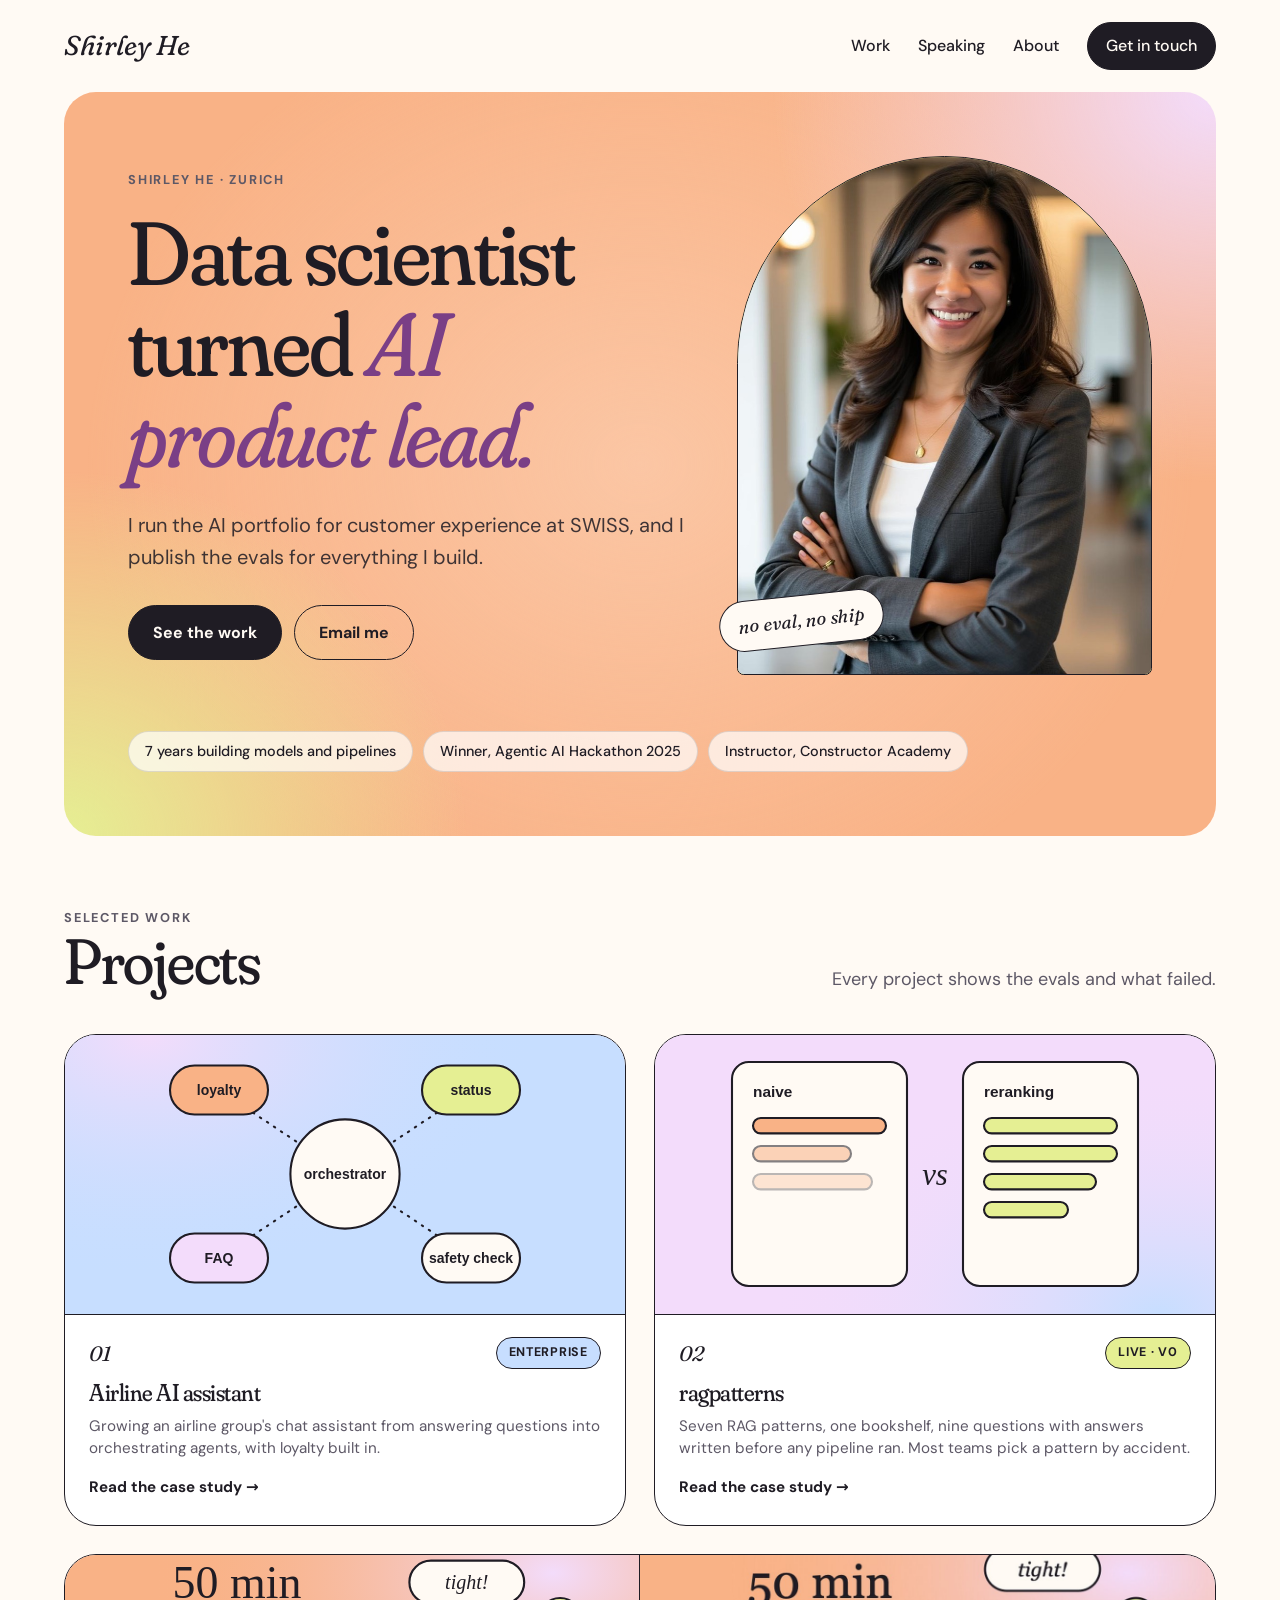
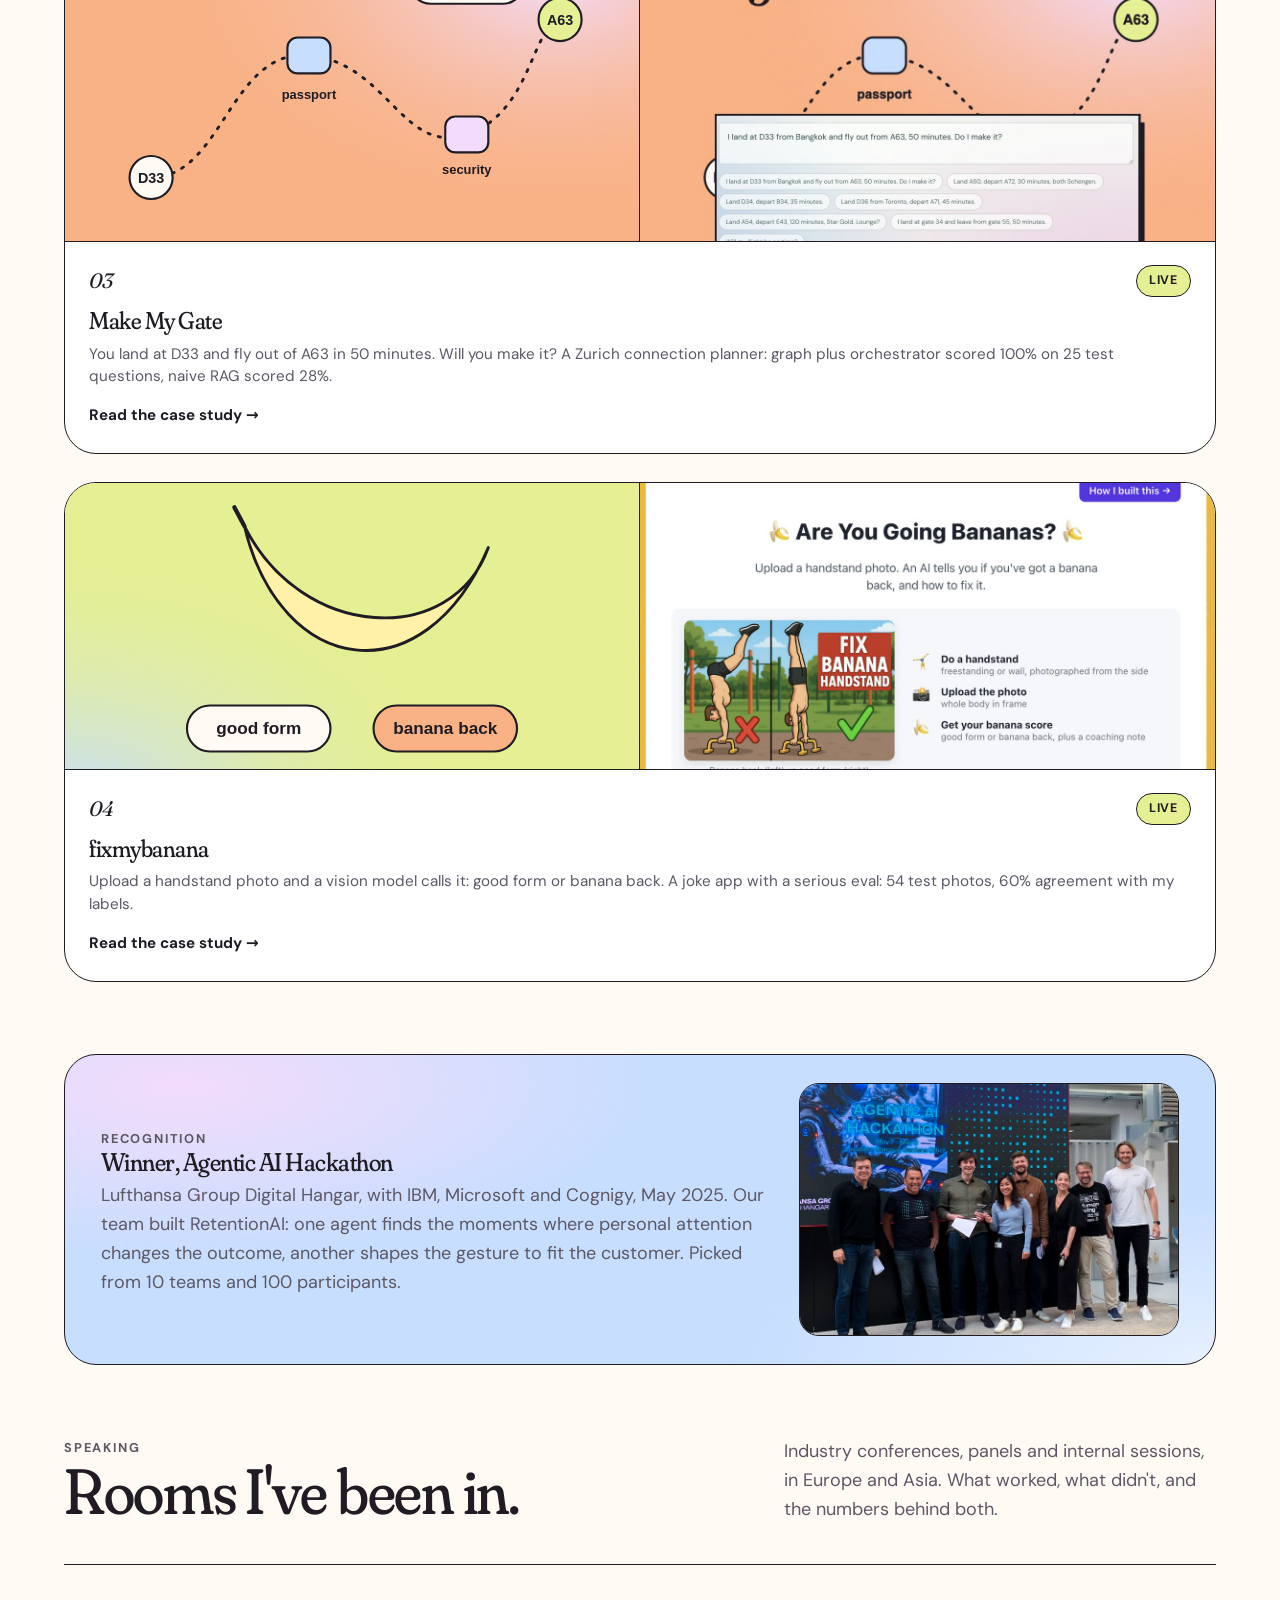
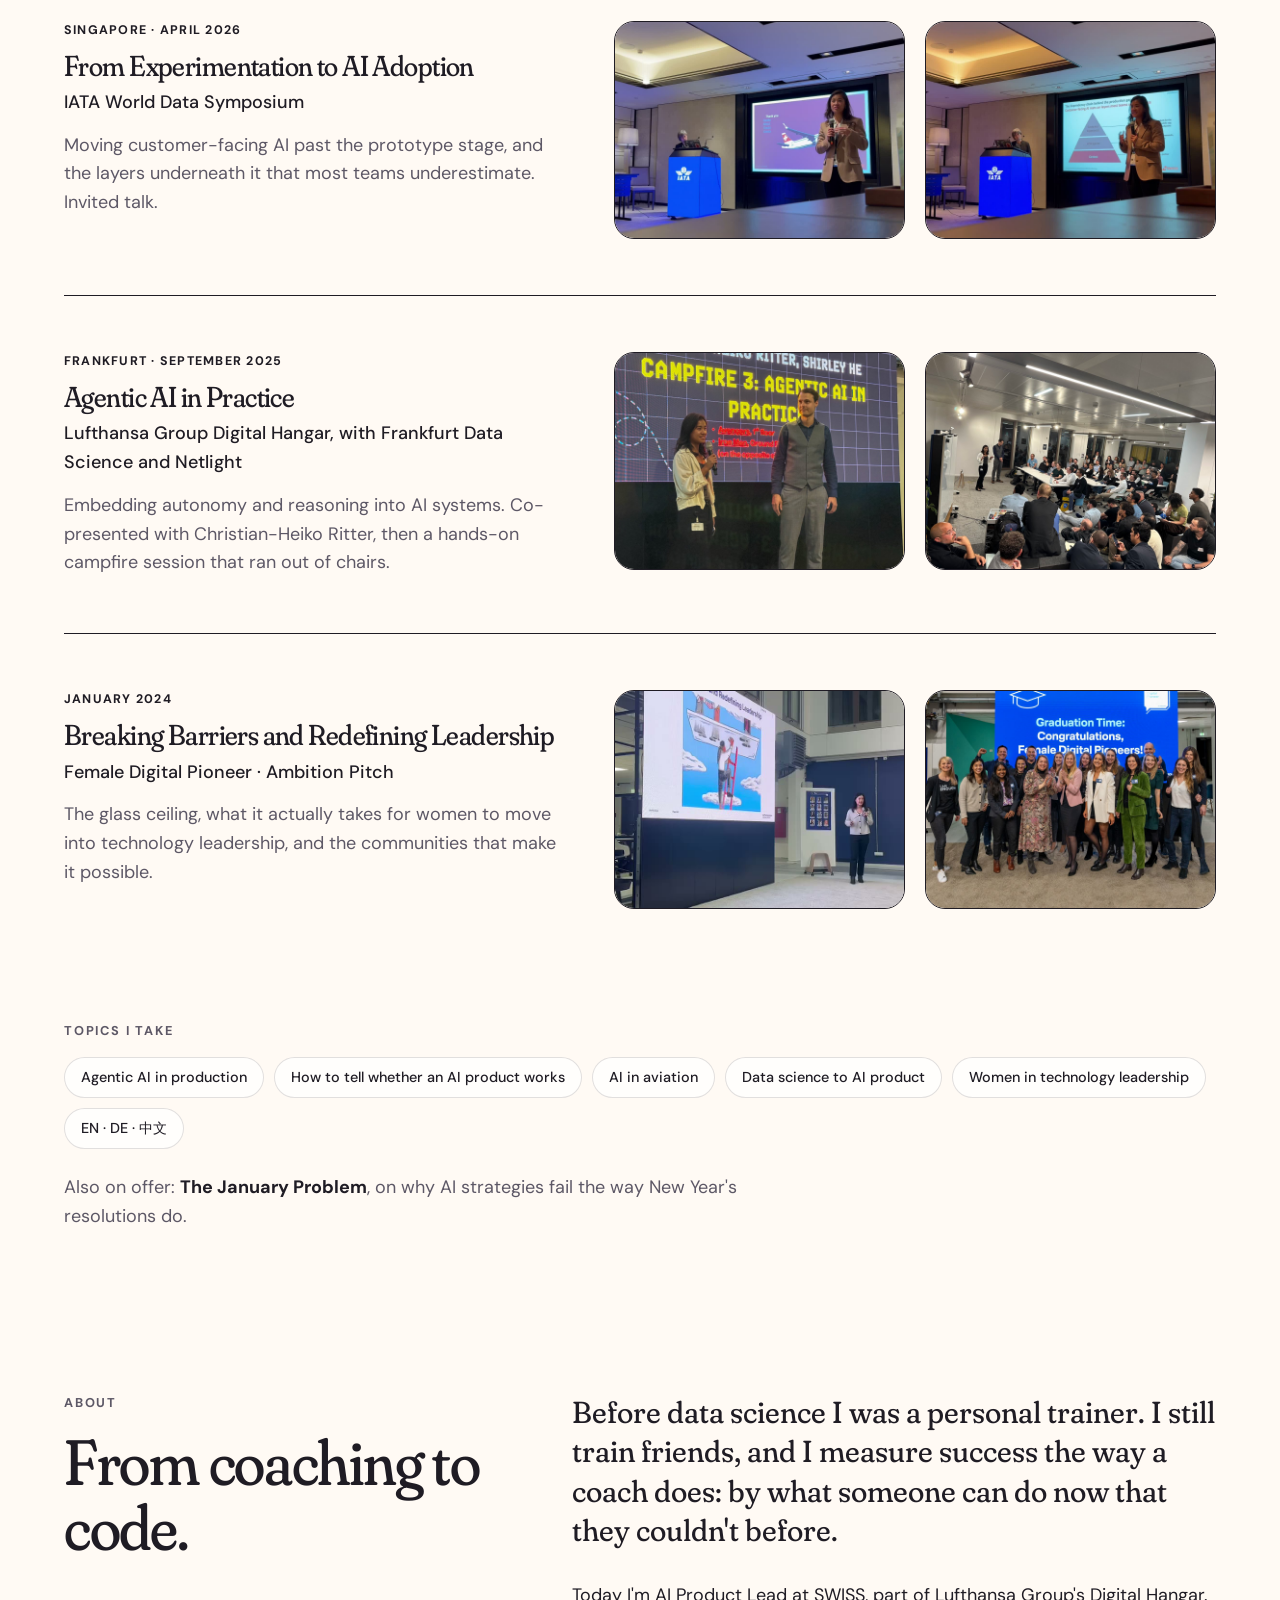
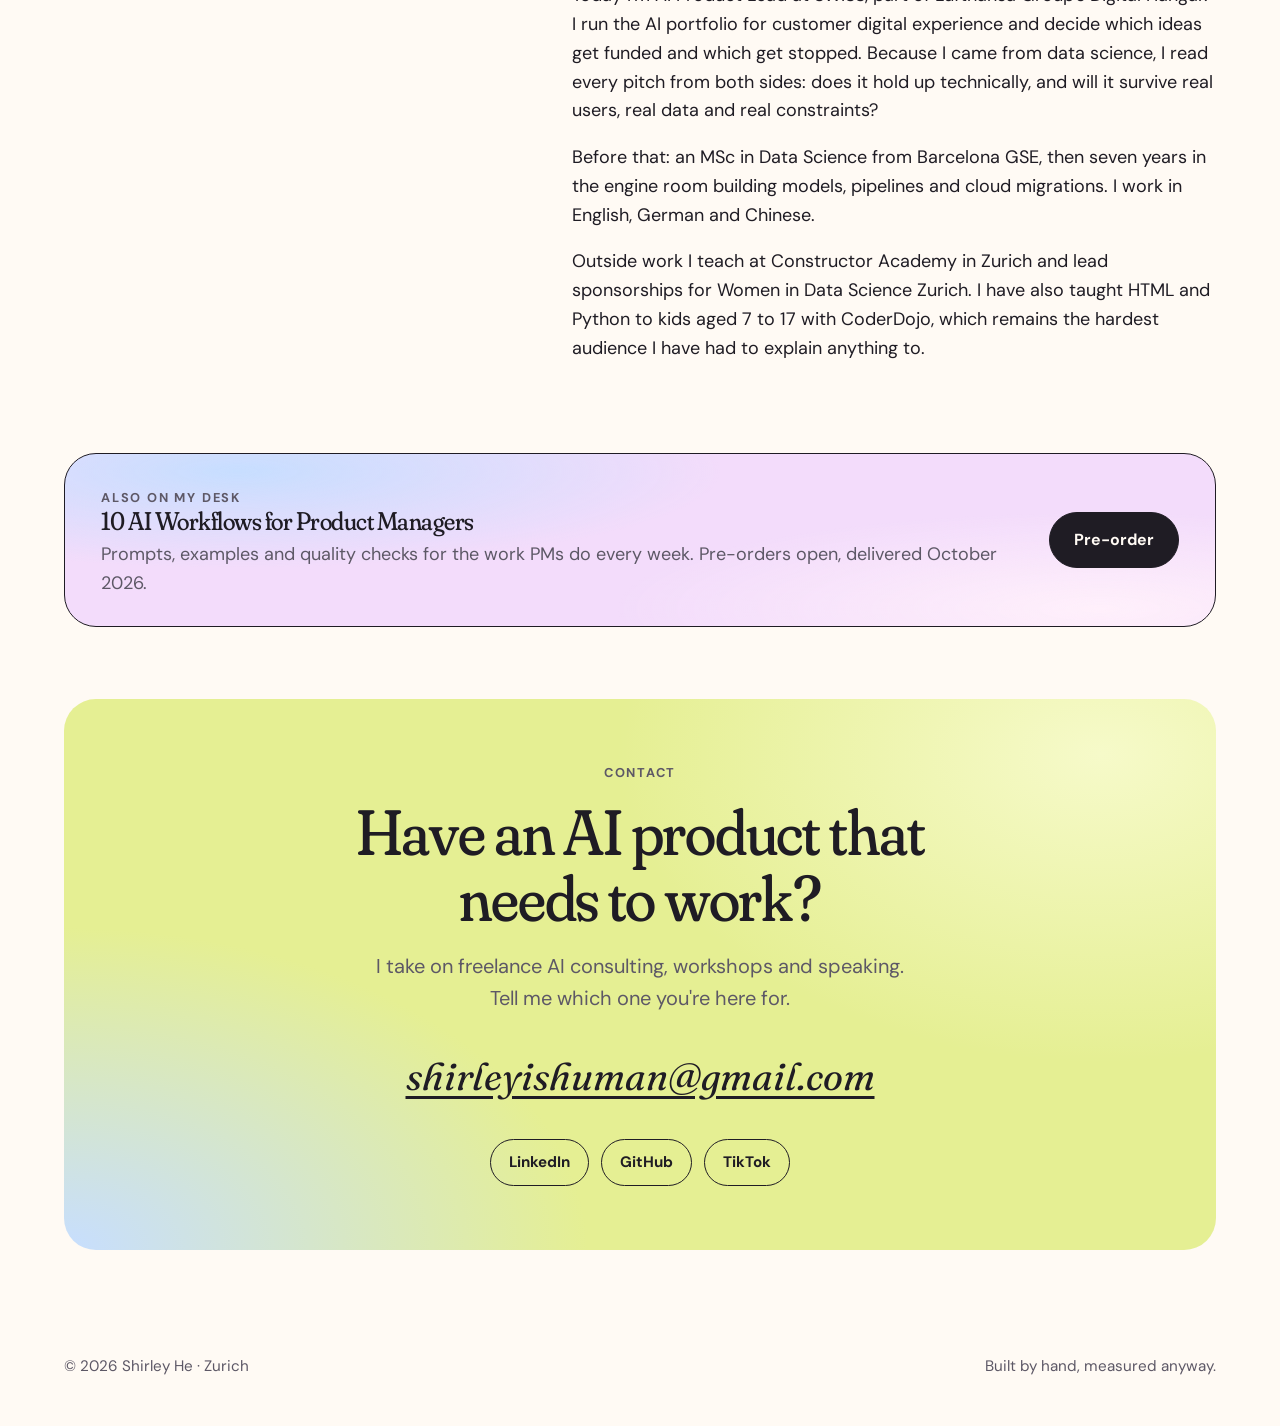
<file: index.html>
<!DOCTYPE html>
<html lang="en">
<head>
  <meta charset="utf-8">
  <meta name="viewport" content="width=device-width, initial-scale=1">

  <!-- EDIT: browser tab title + the description Google shows -->
  <title>Shirley He · AI Product Lead, SWISS · AI builder and speaker</title>
  <meta name="description" content="AI Product Lead at SWISS, part of Lufthansa Group. I run the AI portfolio for customer experience, build AI products with published evals, and speak on agentic AI.">

  <link rel="icon" href="assets/favicon.svg" type="image/svg+xml">
  <link rel="stylesheet" href="css/style.css">
</head>
<body>

<!-- =========================================================
     NAV
     ========================================================= -->
<header class="wrap nav">
  <a class="logo" href="/">Shirley He</a>
  <nav class="nav-links">
    <a href="#work">Work</a>
    <a href="#speaking">Speaking</a>
    <a href="#about">About</a>
    <a class="btn btn-dark btn-small" href="#contact">Get in touch</a>
  </nav>
</header>

<main>

<!-- =========================================================
     HERO
     ========================================================= -->
<section class="wrap">
  <div class="block grad-sunset hero">
    <div>
      <p class="eyebrow">Shirley He · Zurich</p>

      <!-- EDIT: headline. Words inside <em> show in italic purple. -->
      <h1>Data scientist turned <em>AI product lead.</em></h1>

      <p class="lead">I run the AI portfolio for customer experience at SWISS, and I publish the evals for everything I build.</p>

      <div class="hero-actions">
        <a class="btn btn-dark" href="#work">See the work</a>
        <a class="btn btn-light" href="mailto:shirleyishuman@gmail.com">Email me</a>
      </div>

    </div>

    <div class="portrait-wrap">
      <div class="portrait">
        <!-- EDIT: to change the photo, replace assets/shirley-portrait.jpg -->
        <img src="assets/shirley-portrait.jpg" alt="Portrait of Shirley He">
      </div>
      <span class="sticker">no eval, no ship</span>
    </div>

    <!-- EDIT: the credentials strip. Add or remove <li class="chip"> items.
         It spans the full width of the hero, so it holds one row on desktop. -->
    <ul class="chips facts">
      <li class="chip">7 years building models and pipelines</li>
      <li class="chip">Winner, Agentic AI Hackathon 2025</li>
      <li class="chip">Instructor, Constructor Academy</li>
    </ul>
  </div>
</section>


<!-- =========================================================
     WORK  (one <a class="card"> per project)
     To add a project: copy a whole <a class="card"> ... </a> block.
     A card with two images uses class="card card-wide" and
     class="card-image card-pair": illustration first, screenshot second.
     ========================================================= -->
<section class="wrap section" id="work">
  <div class="section-head">
    <div>
      <p class="eyebrow">Selected work</p>
      <h2>Projects</h2>
    </div>
    <p>Every project shows the evals and what failed.</p>
  </div>

  <div class="cards">

    <!-- PROJECT 01 -->
    <a class="card" href="work/airline-assistant/">
      <div class="card-image"><img src="images/enterprise-assistant.svg" alt=""></div>
      <div class="card-body">
        <div class="card-top">
          <span class="card-num">01</span>
          <span class="tag tag-enterprise">Enterprise</span>
        </div>
        <h3>Airline AI assistant</h3>
        <p>Growing an airline group's chat assistant from answering questions into orchestrating agents, with loyalty built in.</p>
        <span class="card-link">Read the case study →</span>
      </div>
    </a>

    <!-- PROJECT 02 -->
    <a class="card" href="work/ragpatterns/">
      <div class="card-image"><img src="images/ragpatterns.svg" alt="Illustration: naive RAG versus reranking"></div>
      <div class="card-body">
        <div class="card-top">
          <span class="card-num">02</span>
          <span class="tag tag-live">Live · v0</span>
        </div>
        <h3>ragpatterns</h3>
        <p>Seven RAG patterns, one bookshelf, nine questions with answers written before any pipeline ran. Most teams pick a pattern by accident.</p>
        <span class="card-link">Read the case study →</span>
      </div>
    </a>

    <!-- PROJECT 03 -->
    <a class="card card-wide" href="work/make-my-gate/">
      <div class="card-image card-pair">
        <img src="images/makemygate.svg" alt="Illustration: route from gate D33 through passport control and security to A63">
        <img src="images/makemygate.jpg" alt="Make My Gate, asking whether a D33 to A63 connection in 50 minutes is possible">
      </div>
      <div class="card-body">
        <div class="card-top">
          <span class="card-num">03</span>
          <span class="tag tag-live">Live</span>
        </div>
        <h3>Make My Gate</h3>
        <p>You land at D33 and fly out of A63 in 50 minutes. Will you make it? A Zurich connection planner: graph plus orchestrator scored 100% on 25 test questions, naive RAG scored 28%.</p>
        <span class="card-link">Read the case study →</span>
      </div>
    </a>

    <!-- PROJECT 04 -->
    <a class="card card-wide" href="work/fixmybanana/">
      <div class="card-image card-pair">
        <img src="images/fixmybanana.svg" alt="Illustration: good form or banana back">
        <img src="images/fixmybanana.jpg" alt="fixmybanana.com, comparing a banana back handstand with good form">
      </div>
      <div class="card-body">
        <div class="card-top">
          <span class="card-num">04</span>
          <span class="tag tag-live">Live</span>
        </div>
        <h3>fixmybanana</h3>
        <p>Upload a handstand photo and a vision model calls it: good form or banana back. A joke app with a serious eval: 54 test photos, 60% agreement with my labels.</p>
        <span class="card-link">Read the case study →</span>
      </div>
    </a>

  </div>
</section>


<!-- =========================================================
     RECOGNITION
     ========================================================= -->
<section class="wrap">
  <div class="strip grad-blue recognition">
    <div>
      <p class="eyebrow">Recognition</p>
      <h3>Winner, Agentic AI Hackathon</h3>
      <p>Lufthansa Group Digital Hangar, with IBM, Microsoft and Cognigy, May 2025. Our team built RetentionAI: one agent finds the moments where personal attention changes the outcome, another shapes the gesture to fit the customer. Picked from 10 teams and 100 participants.</p>
    </div>
    <img class="strip-image" src="assets/hackathon-win.jpg" alt="Shirley He holding the winner's award with her team at the Lufthansa Group Digital Hangar Agentic AI Hackathon">
  </div>
</section>


<!-- =========================================================
     SPEAKING
     To add a talk: copy a whole <article class="event"> block.
     Each one takes two photos. For a talk with no photos yet,
     delete its <div class="event-shots"> and it will span the row.
     ========================================================= -->
<section class="wrap section" id="speaking">
  <div class="section-head">
    <div>
      <p class="eyebrow">Speaking</p>
      <h2>Rooms I've been in.</h2>
    </div>
    <p>Industry conferences, panels and internal sessions, in Europe and Asia. What worked, what didn't, and the numbers behind both.</p>
  </div>

  <div class="events">

    <article class="event">
      <div class="event-info">
        <p class="event-meta">Singapore · April 2026</p>
        <h3>From Experimentation to AI Adoption</h3>
        <p class="event-venue">IATA World Data Symposium</p>
        <p>Moving customer-facing AI past the prototype stage, and the layers underneath it that most teams underestimate. Invited talk.</p>
      </div>
      <div class="event-shots">
        <img src="assets/speaking/iata-world-data-symposium.jpg" alt="Shirley He speaking at the IATA World Data Symposium, an IATA lectern beside her">
        <img src="assets/speaking/iata-dependency-chain.jpg" alt="Shirley He presenting a slide on the dependency chain behind the production gap">
      </div>
    </article>

    <article class="event">
      <div class="event-info">
        <p class="event-meta">Frankfurt · September 2025</p>
        <h3>Agentic AI in Practice</h3>
        <p class="event-venue">Lufthansa Group Digital Hangar, with Frankfurt Data Science and Netlight</p>
        <p>Embedding autonomy and reasoning into AI systems. Co-presented with Christian-Heiko Ritter, then a hands-on campfire session that ran out of chairs.</p>
      </div>
      <div class="event-shots">
        <img src="assets/speaking/agentic-ai-in-practice.jpg" alt="Shirley He on stage with a microphone, opening Campfire 3: Agentic AI in Practice">
        <img src="assets/speaking/full-room.jpg" alt="Shirley He presenting the session to a full room, with people seated on the floor">
      </div>
    </article>

    <article class="event">
      <div class="event-info">
        <p class="event-meta">January 2024</p>
        <h3>Breaking Barriers and Redefining Leadership</h3>
        <p class="event-venue">Female Digital Pioneer · Ambition Pitch</p>
        <p>The glass ceiling, what it actually takes for women to move into technology leadership, and the communities that make it possible.</p>
      </div>
      <div class="event-shots">
        <img src="assets/speaking/breaking-barriers.jpg" alt="Shirley He presenting a slide of a woman climbing a red ladder through a glass ceiling">
        <img src="assets/speaking/female-digital-pioneer-graduation.jpg" alt="Shirley He with the Female Digital Pioneer cohort at graduation">
      </div>
    </article>

  </div>

  <p class="eyebrow talks-label">Topics I take</p>
  <ul class="chips">
    <li class="chip">Agentic AI in production</li>
    <li class="chip">How to tell whether an AI product works</li>
    <li class="chip">AI in aviation</li>
    <li class="chip">Data science to AI product</li>
    <li class="chip">Women in technology leadership</li>
    <li class="chip">EN · DE · 中文</li>
  </ul>

  <p class="also">Also on offer: <strong>The January Problem</strong>, on why AI strategies fail the way New Year's resolutions do.</p>
</section>


<!-- =========================================================
     ABOUT
     ========================================================= -->
<section class="wrap section" id="about">
  <div class="about">
    <div>
      <p class="eyebrow">About</p>
      <h2>From coaching to code.</h2>
    </div>
    <div class="about-text">
      <!-- EDIT: the first paragraph shows larger, in the serif font -->
      <p>Before data science I was a personal trainer. I still train friends, and I measure success the way a coach does: by what someone can do now that they couldn't before.</p>
      <p>Today I'm AI Product Lead at SWISS, part of Lufthansa Group's Digital Hangar. I run the AI portfolio for customer digital experience and decide which ideas get funded and which get stopped. Because I came from data science, I read every pitch from both sides: does it hold up technically, and will it survive real users, real data and real constraints?</p>
      <p>Before that: an MSc in Data Science from Barcelona GSE, then seven years in the engine room building models, pipelines and cloud migrations. I work in English, German and Chinese.</p>
      <p>Outside work I teach at Constructor Academy in Zurich and lead sponsorships for Women in Data Science Zurich. I have also taught HTML and Python to kids aged 7 to 17 with CoderDojo, which remains the hardest audience I have had to explain anything to.</p>
    </div>
  </div>
</section>


<!-- =========================================================
     SIDE PROJECT STRIP
     ========================================================= -->
<section class="wrap">
  <div class="strip grad-lilac">
    <div>
      <p class="eyebrow">Also on my desk</p>
      <h3>10 AI Workflows for Product Managers</h3>
      <p>Prompts, examples and quality checks for the work PMs do every week. Pre-orders open, delivered October 2026.</p>
    </div>
    <a class="btn btn-dark" href="https://stan.store/shhirl/p/10-ai-workflows-for-product-managers">Pre-order</a>
  </div>
</section>


<!-- =========================================================
     CONTACT
     ========================================================= -->
<section class="wrap section" id="contact">
  <div class="block grad-lime contact">
    <p class="eyebrow">Contact</p>
    <h2>Have an AI product that needs to work?</h2>
    <p class="lead">I take on freelance AI consulting, workshops and speaking. Tell me which one you're here for.</p>
    <a class="email" href="mailto:shirleyishuman@gmail.com">shirleyishuman@gmail.com</a>

    <!-- EDIT: social links -->
    <div class="socials">
      <a class="btn btn-light btn-small" href="https://www.linkedin.com/in/shhirl">LinkedIn</a>
      <a class="btn btn-light btn-small" href="https://github.com/shhirl">GitHub</a>
      <a class="btn btn-light btn-small" href="https://www.tiktok.com/@shhirl0">TikTok</a>
    </div>
  </div>
</section>

</main>

<footer class="wrap footer">
  <span>© 2026 Shirley He · Zurich</span>
  <span>Built by hand, measured anyway.</span>
</footer>

</body>
</html>
</file>
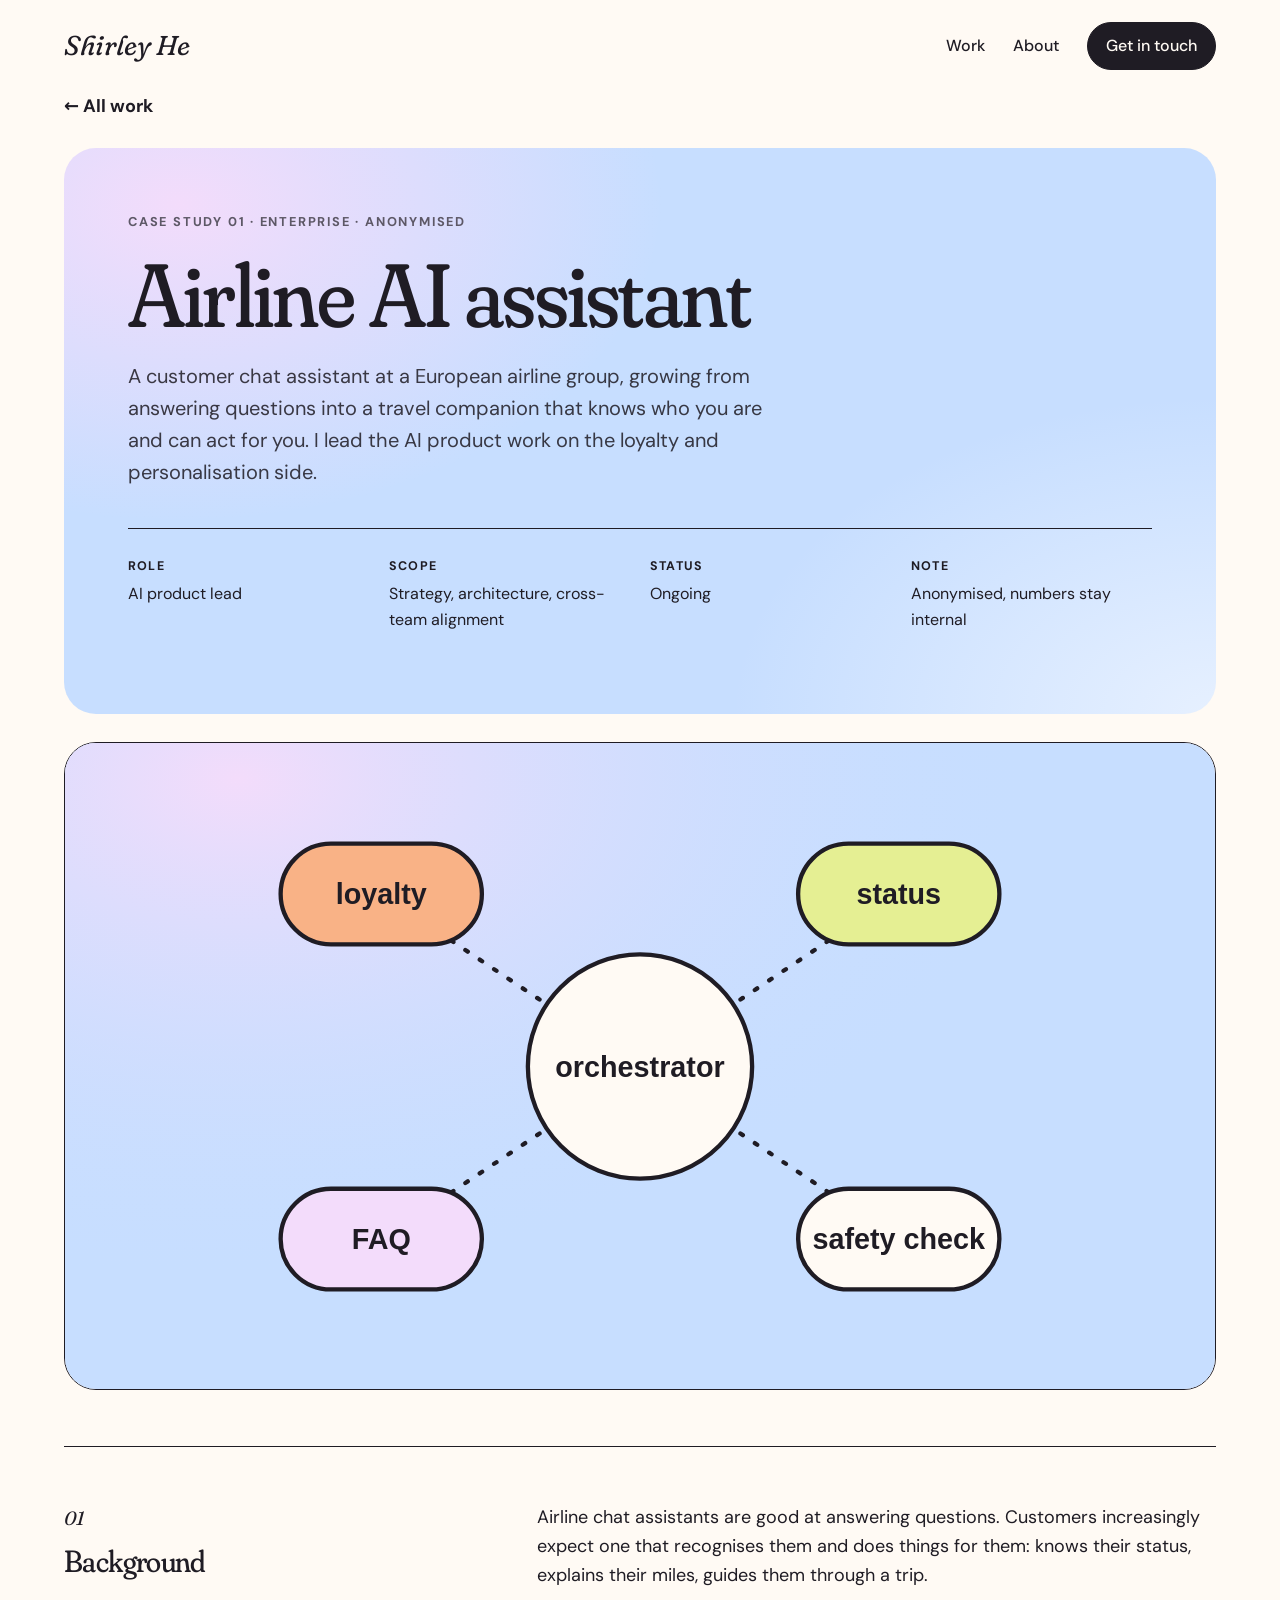
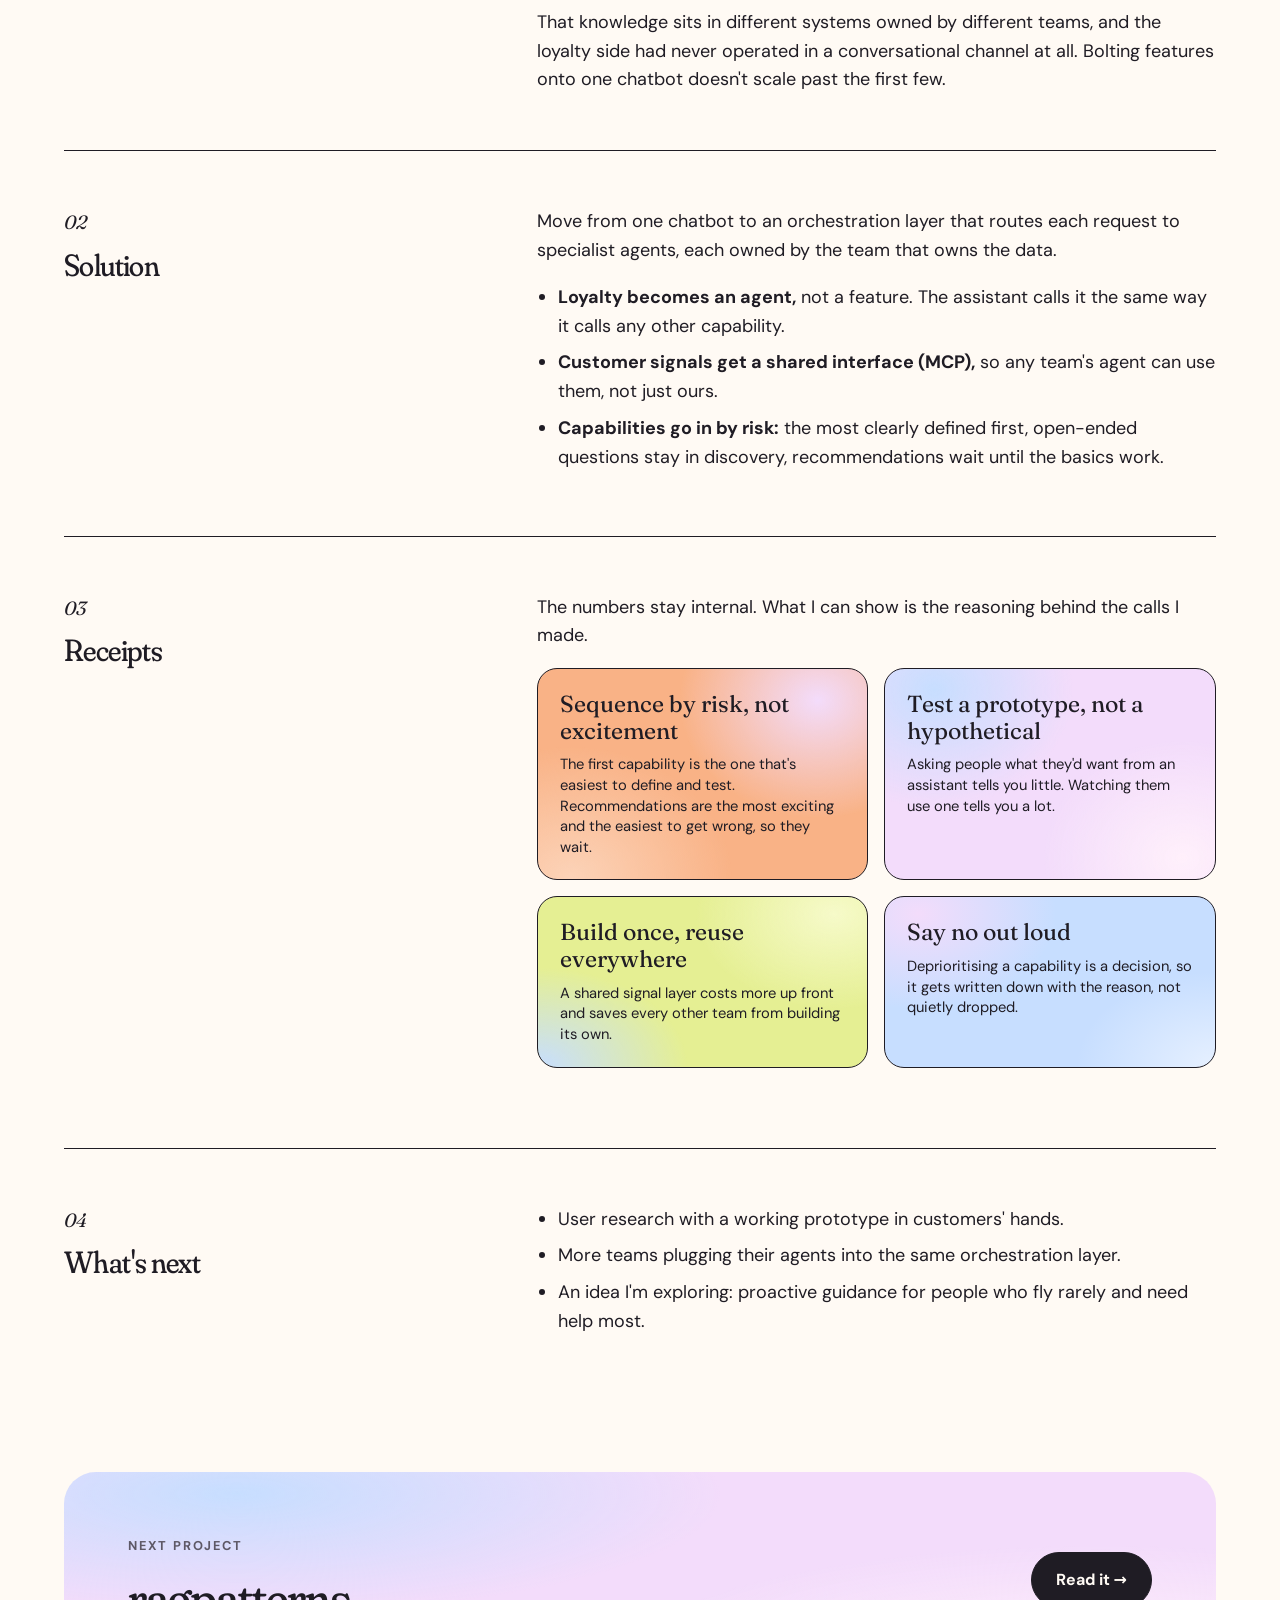
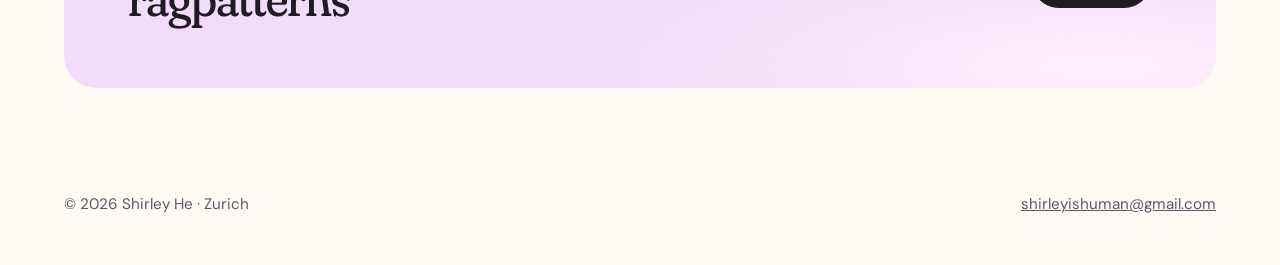
<file: work/airline-assistant/index.html>
<!DOCTYPE html>
<html lang="en">
<head>
  <meta charset="utf-8">
  <meta name="viewport" content="width=device-width, initial-scale=1">
  <title>Airline AI assistant · Shirley He</title>
  <meta name="description" content="Enterprise case study: turning an airline chat assistant into an agent-based travel companion, with loyalty built in.">
  <link rel="icon" href="../../assets/favicon.svg" type="image/svg+xml">
  <link rel="stylesheet" href="../../css/style.css">
</head>
<body>

<!-- =========================================================
     ENTERPRISE CASE STUDY (anonymised)
     Keep it anonymised: no internal numbers, dates, team
     names or roadmap details. Check with your manager before
     adding any metric.
     ========================================================= -->

<header class="wrap nav">
  <a class="logo" href="../../">Shirley He</a>
  <nav class="nav-links">
    <a href="../../#work">Work</a>
    <a href="../../#about">About</a>
    <a class="btn btn-dark btn-small" href="../../#contact">Get in touch</a>
  </nav>
</header>

<main>

<!-- ---------- HEADER BLOCK ---------- -->
<section class="wrap">
  <a class="back" href="../../#work">← All work</a>

  <div class="block grad-blue cs-hero">
    <p class="eyebrow">Case study 01 · Enterprise · anonymised</p>
    <h1>Airline AI assistant</h1>
    <p class="lead">A customer chat assistant at a European airline group, growing from answering questions into a travel companion that knows who you are and can act for you. I lead the AI product work on the loyalty and personalisation side.</p>

    <dl class="meta">
      <div><dt>Role</dt><dd>AI product lead</dd></div>
      <div><dt>Scope</dt><dd>Strategy, architecture, cross-team alignment</dd></div>
      <div><dt>Status</dt><dd>Ongoing</dd></div>
      <div><dt>Note</dt><dd>Anonymised, numbers stay internal</dd></div>
    </dl>
  </div>

  <div class="cs-image"><img src="../../images/enterprise-assistant.svg" alt="Illustration: an orchestrator routing to loyalty, status, FAQ and safety-check agents"></div>
</section>


<section class="wrap steps">

<!-- ---------- 01 BACKGROUND ---------- -->
  <div class="step">
    <div>
      <span class="step-num">01</span>
      <h3>Background</h3>
    </div>
    <div class="step-body">
      <p>Airline chat assistants are good at answering questions. Customers increasingly expect one that recognises them and does things for them: knows their status, explains their miles, guides them through a trip.</p>
      <p>That knowledge sits in different systems owned by different teams, and the loyalty side had never operated in a conversational channel at all. Bolting features onto one chatbot doesn't scale past the first few.</p>
    </div>
  </div>

<!-- ---------- 02 SOLUTION ---------- -->
  <div class="step">
    <div>
      <span class="step-num">02</span>
      <h3>Solution</h3>
    </div>
    <div class="step-body">
      <p>Move from one chatbot to an orchestration layer that routes each request to specialist agents, each owned by the team that owns the data.</p>
      <ul>
        <li><strong>Loyalty becomes an agent,</strong> not a feature. The assistant calls it the same way it calls any other capability.</li>
        <li><strong>Customer signals get a shared interface (MCP),</strong> so any team's agent can use them, not just ours.</li>
        <li><strong>Capabilities go in by risk:</strong> the most clearly defined first, open-ended questions stay in discovery, recommendations wait until the basics work.</li>
      </ul>
    </div>
  </div>

<!-- ---------- 03 RECEIPTS ---------- -->
  <div class="step">
    <div>
      <span class="step-num">03</span>
      <h3>Receipts</h3>
    </div>
    <div class="step-body">
      <p>The numbers stay internal. What I can show is the reasoning behind the calls I made.</p>
      <div class="stats">
        <div class="stat stat-text grad-peach"><strong>Sequence by risk, not excitement</strong><span>The first capability is the one that's easiest to define and test. Recommendations are the most exciting and the easiest to get wrong, so they wait.</span></div>
        <div class="stat stat-text grad-lilac"><strong>Test a prototype, not a hypothetical</strong><span>Asking people what they'd want from an assistant tells you little. Watching them use one tells you a lot.</span></div>
        <div class="stat stat-text grad-lime"><strong>Build once, reuse everywhere</strong><span>A shared signal layer costs more up front and saves every other team from building its own.</span></div>
        <div class="stat stat-text grad-blue"><strong>Say no out loud</strong><span>Deprioritising a capability is a decision, so it gets written down with the reason, not quietly dropped.</span></div>
      </div>
    </div>
  </div>

<!-- ---------- 04 WHAT'S NEXT ---------- -->
  <div class="step">
    <div>
      <span class="step-num">04</span>
      <h3>What's next</h3>
    </div>
    <div class="step-body">
      <ul>
        <li>User research with a working prototype in customers' hands.</li>
        <li>More teams plugging their agents into the same orchestration layer.</li>
        <li>An idea I'm exploring: proactive guidance for people who fly rarely and need help most.</li>
      </ul>
      <!-- EDIT: add a "What I'd do differently" paragraph here in your own words -->
    </div>
  </div>
</section>


<!-- ---------- NEXT PROJECT ---------- -->
<section class="wrap section">
  <a class="block grad-lilac next" href="../ragpatterns/">
    <div>
      <p class="eyebrow">Next project</p>
      <h2>ragpatterns</h2>
    </div>
    <span class="btn btn-dark">Read it →</span>
  </a>
</section>

</main>

<footer class="wrap footer">
  <span>© 2026 Shirley He · Zurich</span>
  <a href="mailto:shirleyishuman@gmail.com">shirleyishuman@gmail.com</a>
</footer>

</body>
</html>
</file>
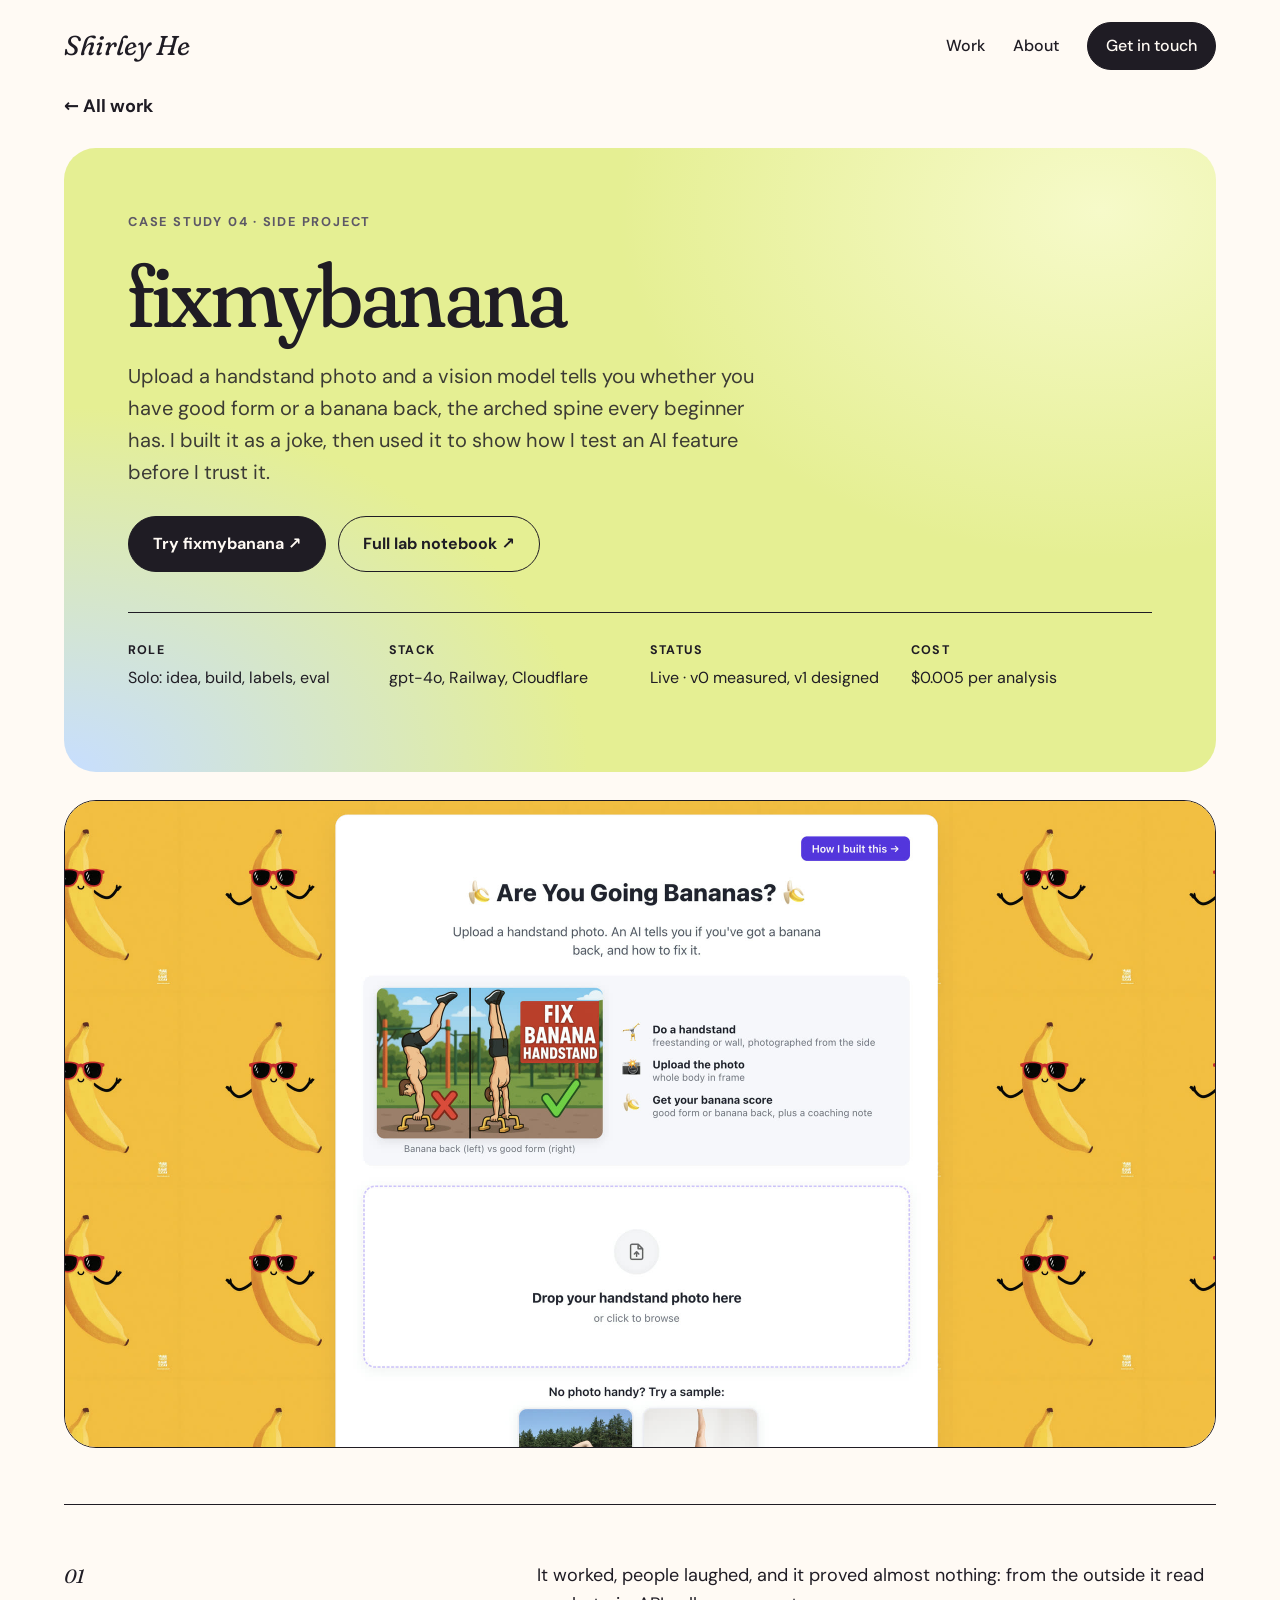
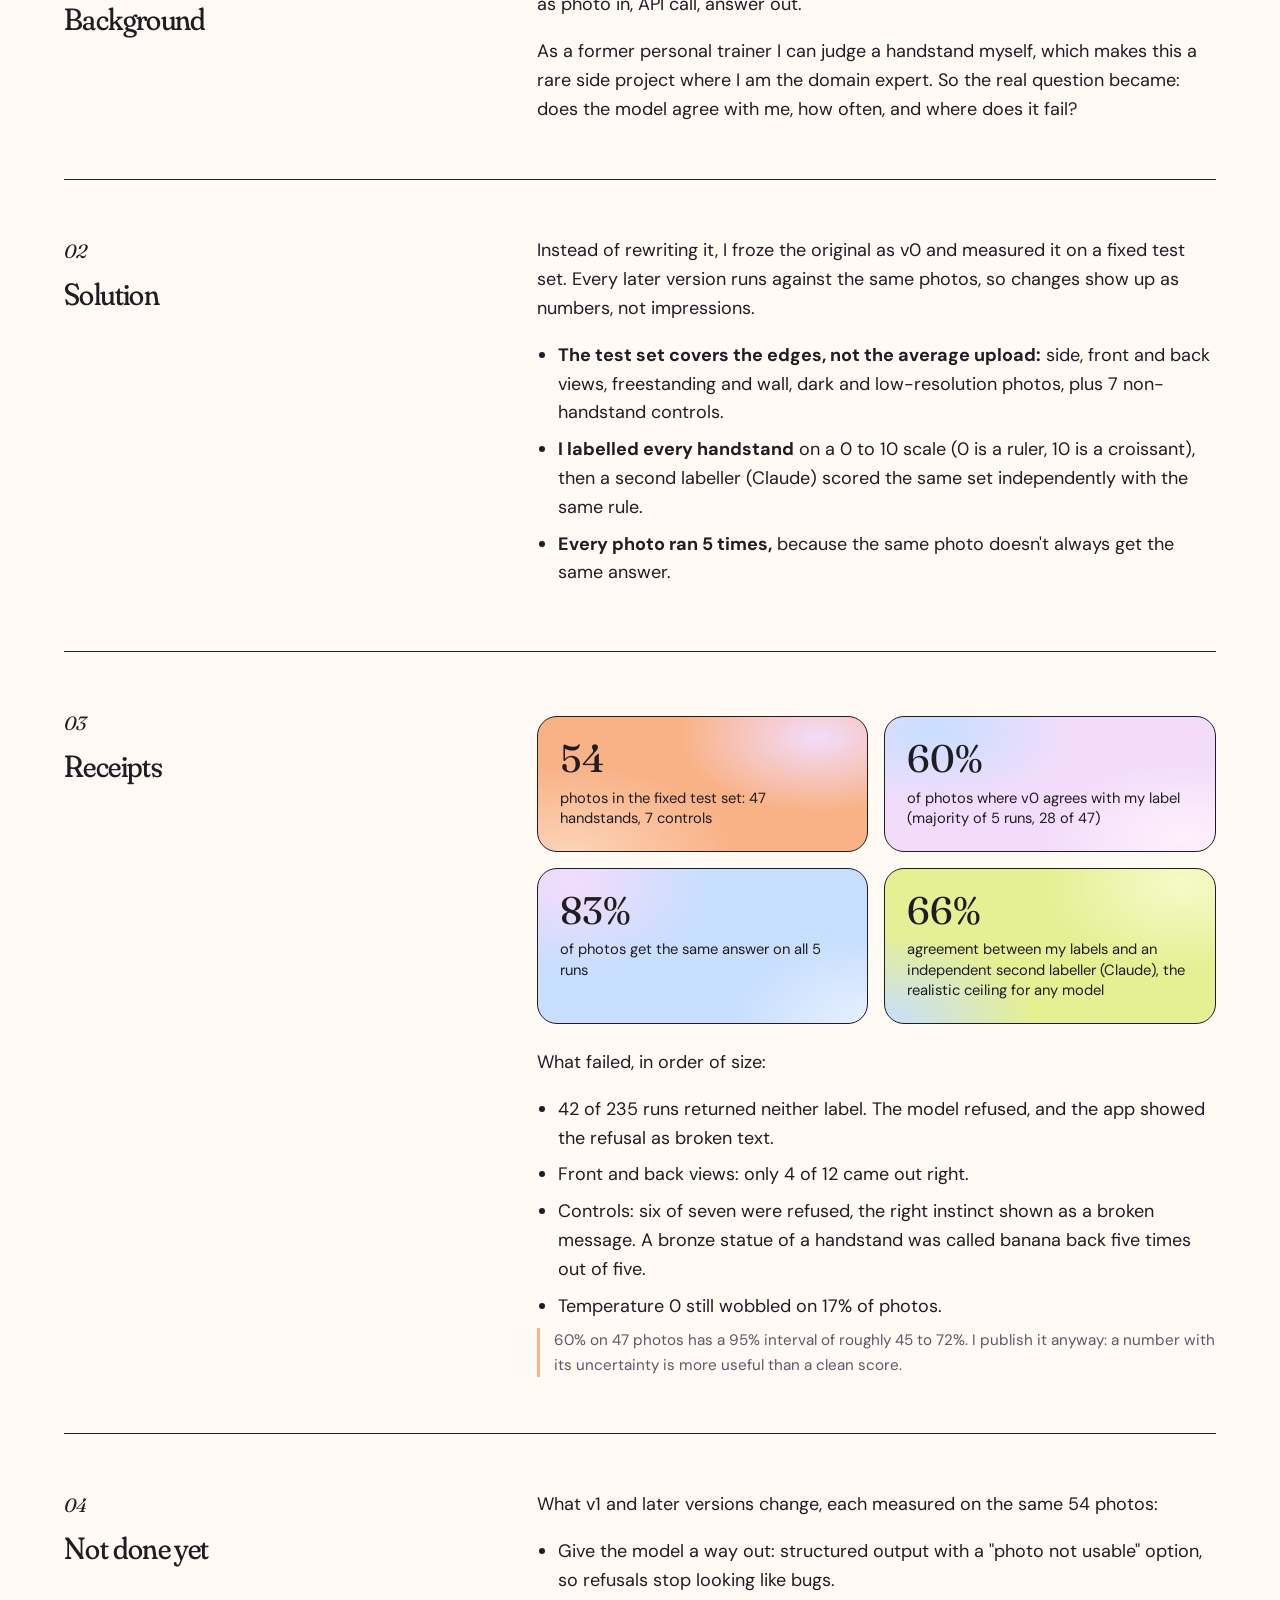
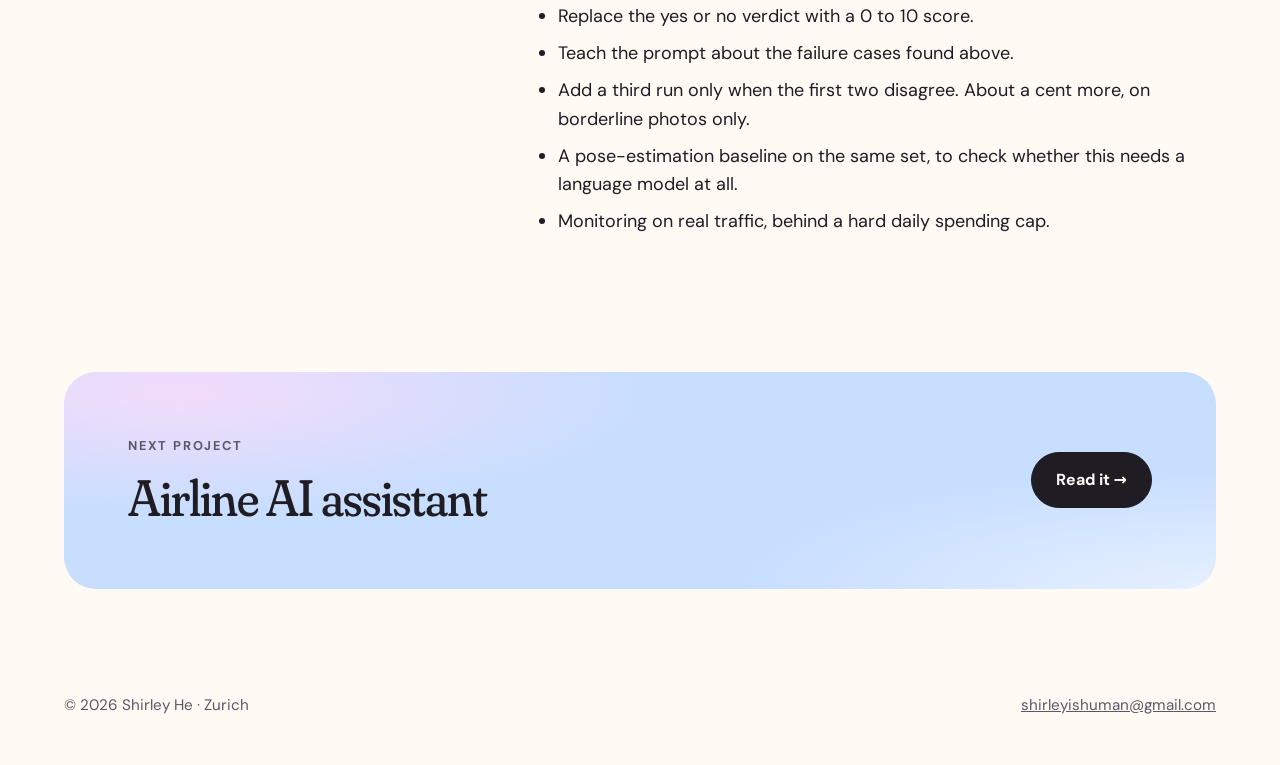
<file: work/fixmybanana/index.html>
<!DOCTYPE html>
<html lang="en">
<head>
  <meta charset="utf-8">
  <meta name="viewport" content="width=device-width, initial-scale=1">
  <title>fixmybanana · Shirley He</title>
  <meta name="description" content="A joke handstand app with a serious eval behind it.">
  <link rel="icon" href="../../assets/favicon.svg" type="image/svg+xml">
  <link rel="stylesheet" href="../../css/style.css">
</head>
<body>

<!-- =========================================================
     CASE STUDY TEMPLATE
     To make a new project page: copy this whole folder
     (work/fixmybanana) to work/your-project and edit the text.
     Numbers below come from fixmybanana.com/how-its-built.
     ========================================================= -->

<header class="wrap nav">
  <a class="logo" href="../../">Shirley He</a>
  <nav class="nav-links">
    <a href="../../#work">Work</a>
    <a href="../../#about">About</a>
    <a class="btn btn-dark btn-small" href="../../#contact">Get in touch</a>
  </nav>
</header>

<main>

<!-- ---------- HEADER BLOCK ---------- -->
<section class="wrap">
  <a class="back" href="../../#work">← All work</a>

  <div class="block grad-lime cs-hero">
    <p class="eyebrow">Case study 04 · Side project</p>
    <h1>fixmybanana</h1>
    <p class="lead">Upload a handstand photo and a vision model tells you whether you have good form or a banana back, the arched spine every beginner has. I built it as a joke, then used it to show how I test an AI feature before I trust it.</p>

    <!-- EDIT: links to the live project -->
    <div class="cs-actions">
      <a class="btn btn-dark" href="https://www.fixmybanana.com">Try fixmybanana ↗</a>
      <a class="btn btn-light" href="https://www.fixmybanana.com/how-its-built">Full lab notebook ↗</a>
    </div>

    <!-- EDIT: the four facts under the title -->
    <dl class="meta">
      <div><dt>Role</dt><dd>Solo: idea, build, labels, eval</dd></div>
      <div><dt>Stack</dt><dd>gpt-4o, Railway, Cloudflare</dd></div>
      <div><dt>Status</dt><dd>Live · v0 measured, v1 designed</dd></div>
      <div><dt>Cost</dt><dd>$0.005 per analysis</dd></div>
    </dl>
  </div>

  <!-- EDIT: main image. Swap for a real screenshot of the app. -->
  <div class="cs-image"><img src="../../images/fixmybanana-detail.jpg" alt="fixmybanana.com: upload a handstand photo and a vision model calls the form"></div>
</section>


<section class="wrap steps">

<!-- ---------- 01 BACKGROUND ---------- -->
  <div class="step">
    <div>
      <span class="step-num">01</span>
      <h3>Background</h3>
    </div>
    <div class="step-body">
      <p>It worked, people laughed, and it proved almost nothing: from the outside it read as photo in, API call, answer out.</p>
      <p>As a former personal trainer I can judge a handstand myself, which makes this a rare side project where I am the domain expert. So the real question became: does the model agree with me, how often, and where does it fail?</p>
    </div>
  </div>

<!-- ---------- 02 SOLUTION ---------- -->
  <div class="step">
    <div>
      <span class="step-num">02</span>
      <h3>Solution</h3>
    </div>
    <div class="step-body">
      <p>Instead of rewriting it, I froze the original as v0 and measured it on a fixed test set. Every later version runs against the same photos, so changes show up as numbers, not impressions.</p>
      <ul>
        <li><strong>The test set covers the edges, not the average upload:</strong> side, front and back views, freestanding and wall, dark and low-resolution photos, plus 7 non-handstand controls.</li>
        <li><strong>I labelled every handstand</strong> on a 0 to 10 scale (0 is a ruler, 10 is a croissant), then a second labeller (Claude) scored the same set independently with the same rule.</li>
        <li><strong>Every photo ran 5 times,</strong> because the same photo doesn't always get the same answer.</li>
      </ul>
    </div>
  </div>

<!-- ---------- 03 RECEIPTS ---------- -->
  <div class="step">
    <div>
      <span class="step-num">03</span>
      <h3>Receipts</h3>
    </div>
    <div class="step-body">
      <!-- EDIT: update these when a new version is measured -->
      <div class="stats">
        <div class="stat grad-peach"><strong>54</strong><span>photos in the fixed test set: 47 handstands, 7 controls</span></div>
        <div class="stat grad-lilac"><strong>60%</strong><span>of photos where v0 agrees with my label (majority of 5 runs, 28 of 47)</span></div>
        <div class="stat grad-blue"><strong>83%</strong><span>of photos get the same answer on all 5 runs</span></div>
        <div class="stat grad-lime"><strong>66%</strong><span>agreement between my labels and an independent second labeller (Claude), the realistic ceiling for any model</span></div>
      </div>
      <p>What failed, in order of size:</p>
      <ul>
        <li>42 of 235 runs returned neither label. The model refused, and the app showed the refusal as broken text.</li>
        <li>Front and back views: only 4 of 12 came out right.</li>
        <li>Controls: six of seven were refused, the right instinct shown as a broken message. A bronze statue of a handstand was called banana back five times out of five.</li>
        <li>Temperature 0 still wobbled on 17% of photos.</li>
      </ul>
      <p class="note">60% on 47 photos has a 95% interval of roughly 45 to 72%. I publish it anyway: a number with its uncertainty is more useful than a clean score.</p>
    </div>
  </div>

<!-- ---------- 04 WHAT'S NEXT ---------- -->
  <div class="step">
    <div>
      <span class="step-num">04</span>
      <h3>Not done yet</h3>
    </div>
    <div class="step-body">
      <p>What v1 and later versions change, each measured on the same 54 photos:</p>
      <ul>
        <li>Give the model a way out: structured output with a "photo not usable" option, so refusals stop looking like bugs.</li>
        <li>Replace the yes or no verdict with a 0 to 10 score.</li>
        <li>Teach the prompt about the failure cases found above.</li>
        <li>Add a third run only when the first two disagree. About a cent more, on borderline photos only.</li>
        <li>A pose-estimation baseline on the same set, to check whether this needs a language model at all.</li>
        <li>Monitoring on real traffic, behind a hard daily spending cap.</li>
      </ul>
    </div>
  </div>
</section>


<!-- ---------- NEXT PROJECT ---------- -->
<section class="wrap section">
  <a class="block grad-blue next" href="../airline-assistant/">
    <div>
      <p class="eyebrow">Next project</p>
      <h2>Airline AI assistant</h2>
    </div>
    <span class="btn btn-dark">Read it →</span>
  </a>
</section>

</main>

<footer class="wrap footer">
  <span>© 2026 Shirley He · Zurich</span>
  <a href="mailto:shirleyishuman@gmail.com">shirleyishuman@gmail.com</a>
</footer>

</body>
</html>
</file>
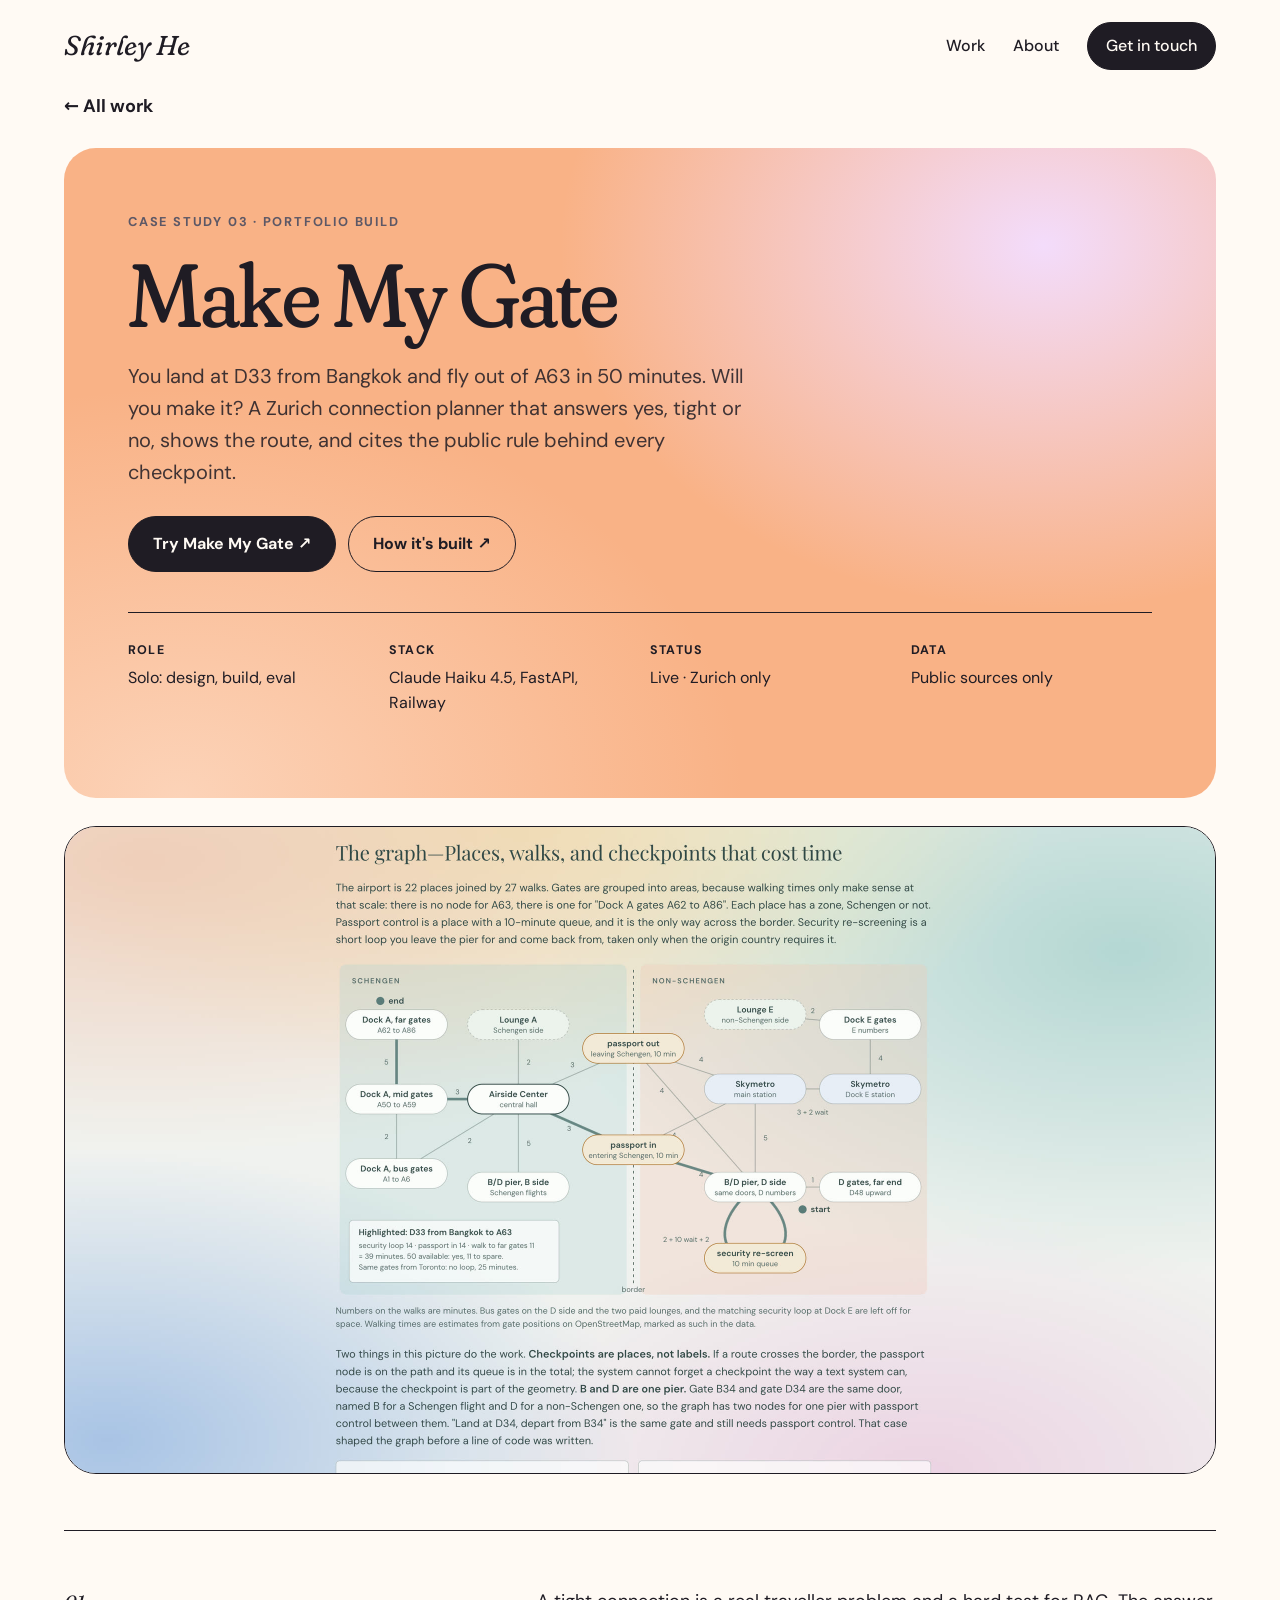
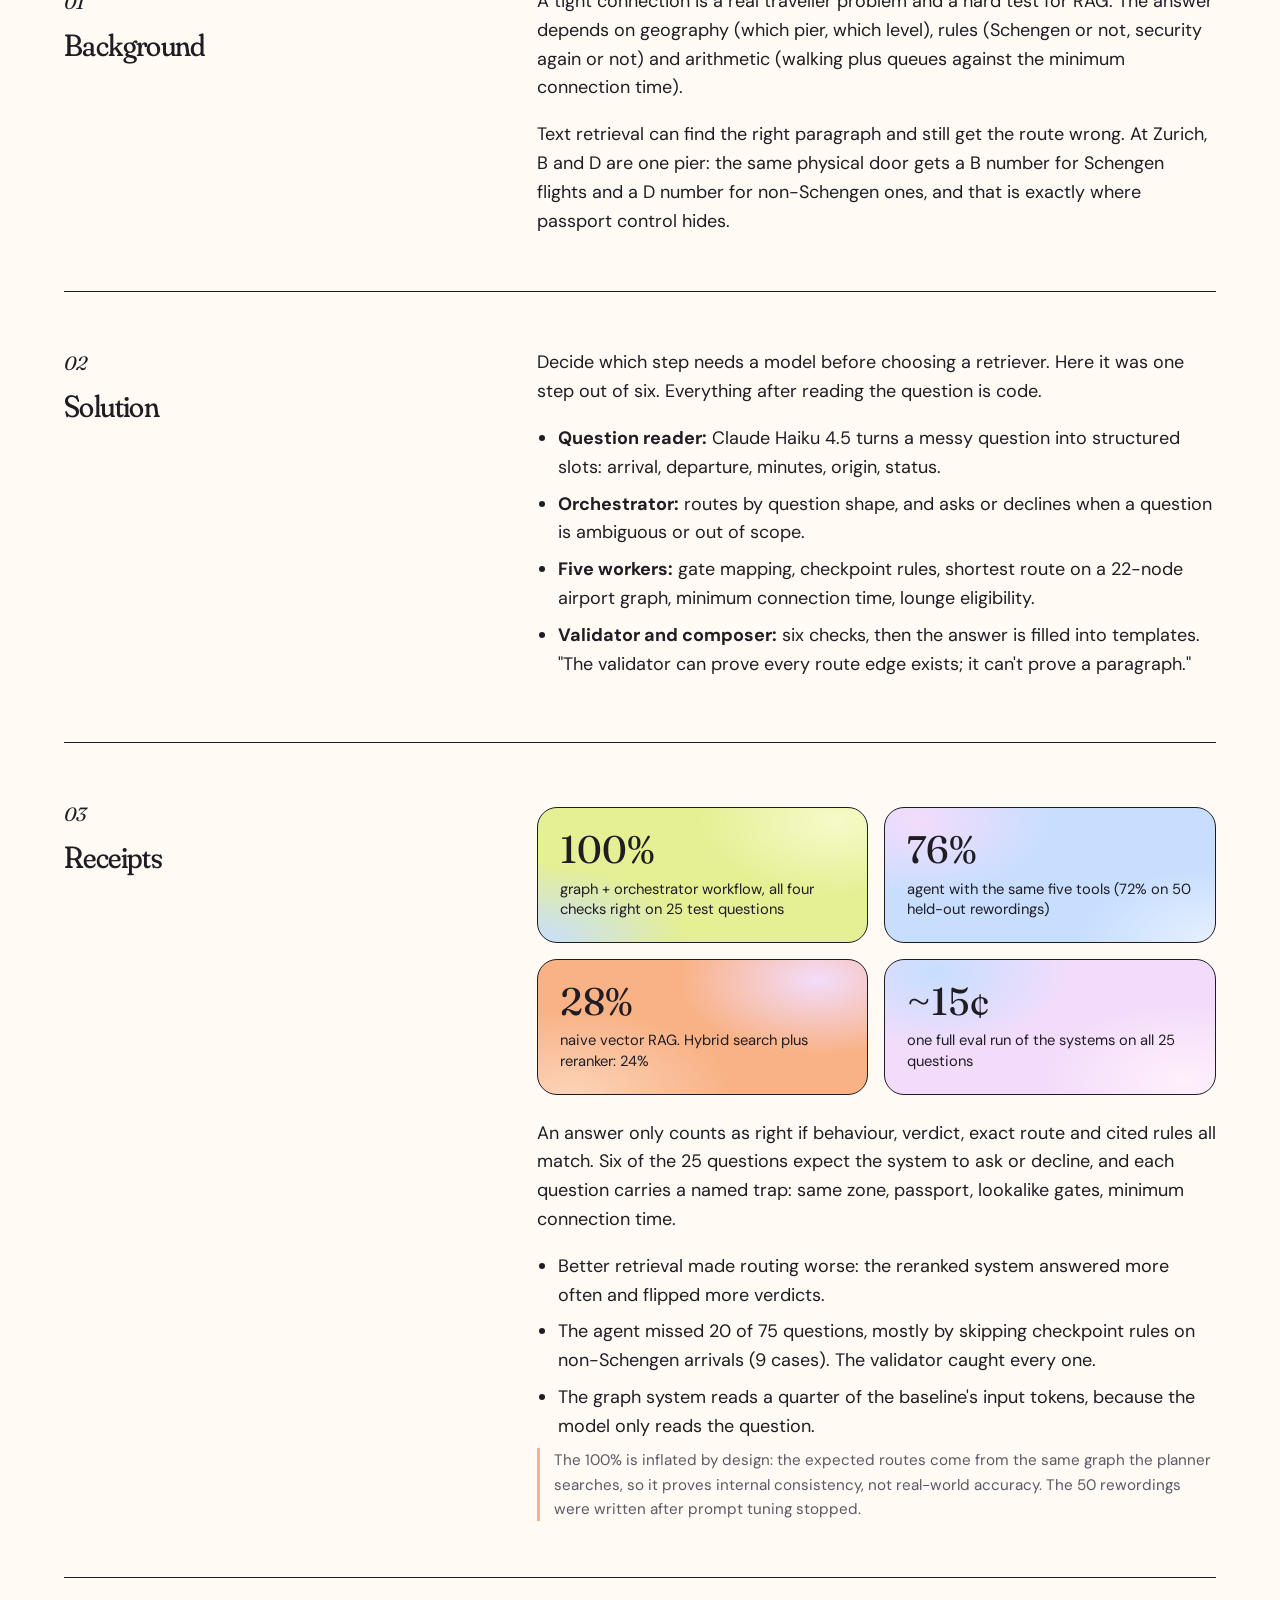
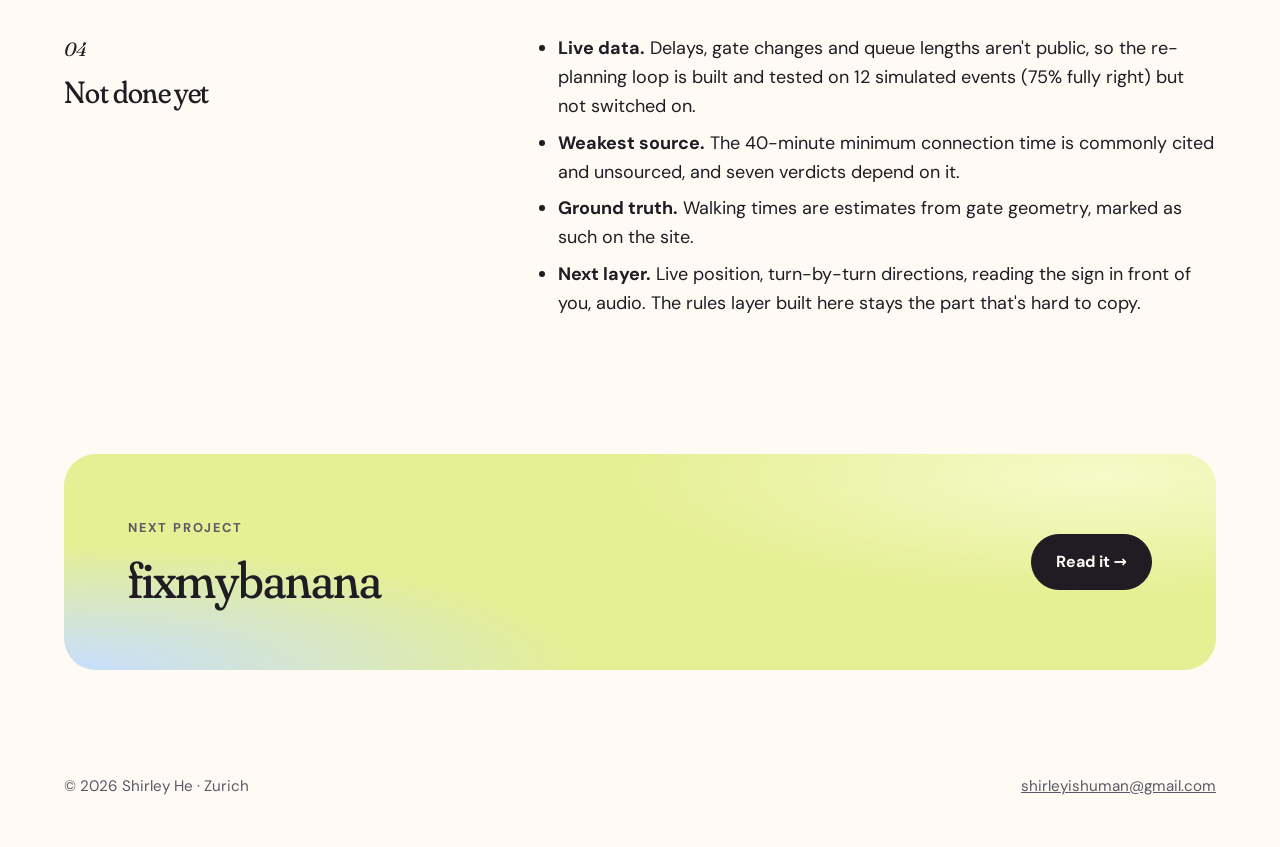
<file: work/make-my-gate/index.html>
<!DOCTYPE html>
<html lang="en">
<head>
  <meta charset="utf-8">
  <meta name="viewport" content="width=device-width, initial-scale=1">
  <title>Make My Gate · Shirley He</title>
  <meta name="description" content="A Zurich airport connection planner: graph plus orchestrator versus naive RAG.">
  <link rel="icon" href="../../assets/favicon.svg" type="image/svg+xml">
  <link rel="stylesheet" href="../../css/style.css">
</head>
<body>

<!-- Numbers and quotes below come from makemygate.app/how-its-built -->

<header class="wrap nav">
  <a class="logo" href="../../">Shirley He</a>
  <nav class="nav-links">
    <a href="../../#work">Work</a>
    <a href="../../#about">About</a>
    <a class="btn btn-dark btn-small" href="../../#contact">Get in touch</a>
  </nav>
</header>

<main>

<!-- ---------- HEADER BLOCK ---------- -->
<section class="wrap">
  <a class="back" href="../../#work">← All work</a>

  <div class="block grad-peach cs-hero">
    <p class="eyebrow">Case study 03 · Portfolio build</p>
    <h1>Make My Gate</h1>
    <p class="lead">You land at D33 from Bangkok and fly out of A63 in 50 minutes. Will you make it? A Zurich connection planner that answers yes, tight or no, shows the route, and cites the public rule behind every checkpoint.</p>

    <div class="cs-actions">
      <a class="btn btn-dark" href="https://makemygate.app">Try Make My Gate ↗</a>
      <a class="btn btn-light" href="https://makemygate.app/how-its-built">How it's built ↗</a>
    </div>

    <dl class="meta">
      <div><dt>Role</dt><dd>Solo: design, build, eval</dd></div>
      <div><dt>Stack</dt><dd>Claude Haiku 4.5, FastAPI, Railway</dd></div>
      <div><dt>Status</dt><dd>Live · Zurich only</dd></div>
      <div><dt>Data</dt><dd>Public sources only</dd></div>
    </dl>
  </div>

  <div class="cs-image"><img src="../../images/makemygate-detail.jpg" alt="The airport as a graph: 22 places joined by 27 walks, split across the Schengen border"></div>
</section>


<section class="wrap steps">

<!-- ---------- 01 BACKGROUND ---------- -->
  <div class="step">
    <div>
      <span class="step-num">01</span>
      <h3>Background</h3>
    </div>
    <div class="step-body">
      <p>A tight connection is a real traveller problem and a hard test for RAG. The answer depends on geography (which pier, which level), rules (Schengen or not, security again or not) and arithmetic (walking plus queues against the minimum connection time).</p>
      <p>Text retrieval can find the right paragraph and still get the route wrong. At Zurich, B and D are one pier: the same physical door gets a B number for Schengen flights and a D number for non-Schengen ones, and that is exactly where passport control hides.</p>
    </div>
  </div>

<!-- ---------- 02 SOLUTION ---------- -->
  <div class="step">
    <div>
      <span class="step-num">02</span>
      <h3>Solution</h3>
    </div>
    <div class="step-body">
      <p>Decide which step needs a model before choosing a retriever. Here it was one step out of six. Everything after reading the question is code.</p>
      <ul>
        <li><strong>Question reader:</strong> Claude Haiku 4.5 turns a messy question into structured slots: arrival, departure, minutes, origin, status.</li>
        <li><strong>Orchestrator:</strong> routes by question shape, and asks or declines when a question is ambiguous or out of scope.</li>
        <li><strong>Five workers:</strong> gate mapping, checkpoint rules, shortest route on a 22-node airport graph, minimum connection time, lounge eligibility.</li>
        <li><strong>Validator and composer:</strong> six checks, then the answer is filled into templates. "The validator can prove every route edge exists; it can't prove a paragraph."</li>
      </ul>
    </div>
  </div>

<!-- ---------- 03 RECEIPTS ---------- -->
  <div class="step">
    <div>
      <span class="step-num">03</span>
      <h3>Receipts</h3>
    </div>
    <div class="step-body">
      <div class="stats">
        <div class="stat grad-lime"><strong>100%</strong><span>graph + orchestrator workflow, all four checks right on 25 test questions</span></div>
        <div class="stat grad-blue"><strong>76%</strong><span>agent with the same five tools (72% on 50 held-out rewordings)</span></div>
        <div class="stat grad-peach"><strong>28%</strong><span>naive vector RAG. Hybrid search plus reranker: 24%</span></div>
        <div class="stat grad-lilac"><strong>~15¢</strong><span>one full eval run of the systems on all 25 questions</span></div>
      </div>
      <p>An answer only counts as right if behaviour, verdict, exact route and cited rules all match. Six of the 25 questions expect the system to ask or decline, and each question carries a named trap: same zone, passport, lookalike gates, minimum connection time.</p>
      <ul>
        <li>Better retrieval made routing worse: the reranked system answered more often and flipped more verdicts.</li>
        <li>The agent missed 20 of 75 questions, mostly by skipping checkpoint rules on non-Schengen arrivals (9 cases). The validator caught every one.</li>
        <li>The graph system reads a quarter of the baseline's input tokens, because the model only reads the question.</li>
      </ul>
      <p class="note">The 100% is inflated by design: the expected routes come from the same graph the planner searches, so it proves internal consistency, not real-world accuracy. The 50 rewordings were written after prompt tuning stopped.</p>
    </div>
  </div>

<!-- ---------- 04 NOT DONE YET ---------- -->
  <div class="step">
    <div>
      <span class="step-num">04</span>
      <h3>Not done yet</h3>
    </div>
    <div class="step-body">
      <ul>
        <li><strong>Live data.</strong> Delays, gate changes and queue lengths aren't public, so the re-planning loop is built and tested on 12 simulated events (75% fully right) but not switched on.</li>
        <li><strong>Weakest source.</strong> The 40-minute minimum connection time is commonly cited and unsourced, and seven verdicts depend on it.</li>
        <li><strong>Ground truth.</strong> Walking times are estimates from gate geometry, marked as such on the site.</li>
        <li><strong>Next layer.</strong> Live position, turn-by-turn directions, reading the sign in front of you, audio. The rules layer built here stays the part that's hard to copy.</li>
      </ul>
    </div>
  </div>
</section>


<!-- ---------- NEXT PROJECT ---------- -->
<section class="wrap section">
  <a class="block grad-lime next" href="../fixmybanana/">
    <div>
      <p class="eyebrow">Next project</p>
      <h2>fixmybanana</h2>
    </div>
    <span class="btn btn-dark">Read it →</span>
  </a>
</section>

</main>

<footer class="wrap footer">
  <span>© 2026 Shirley He · Zurich</span>
  <a href="mailto:shirleyishuman@gmail.com">shirleyishuman@gmail.com</a>
</footer>

</body>
</html>
</file>
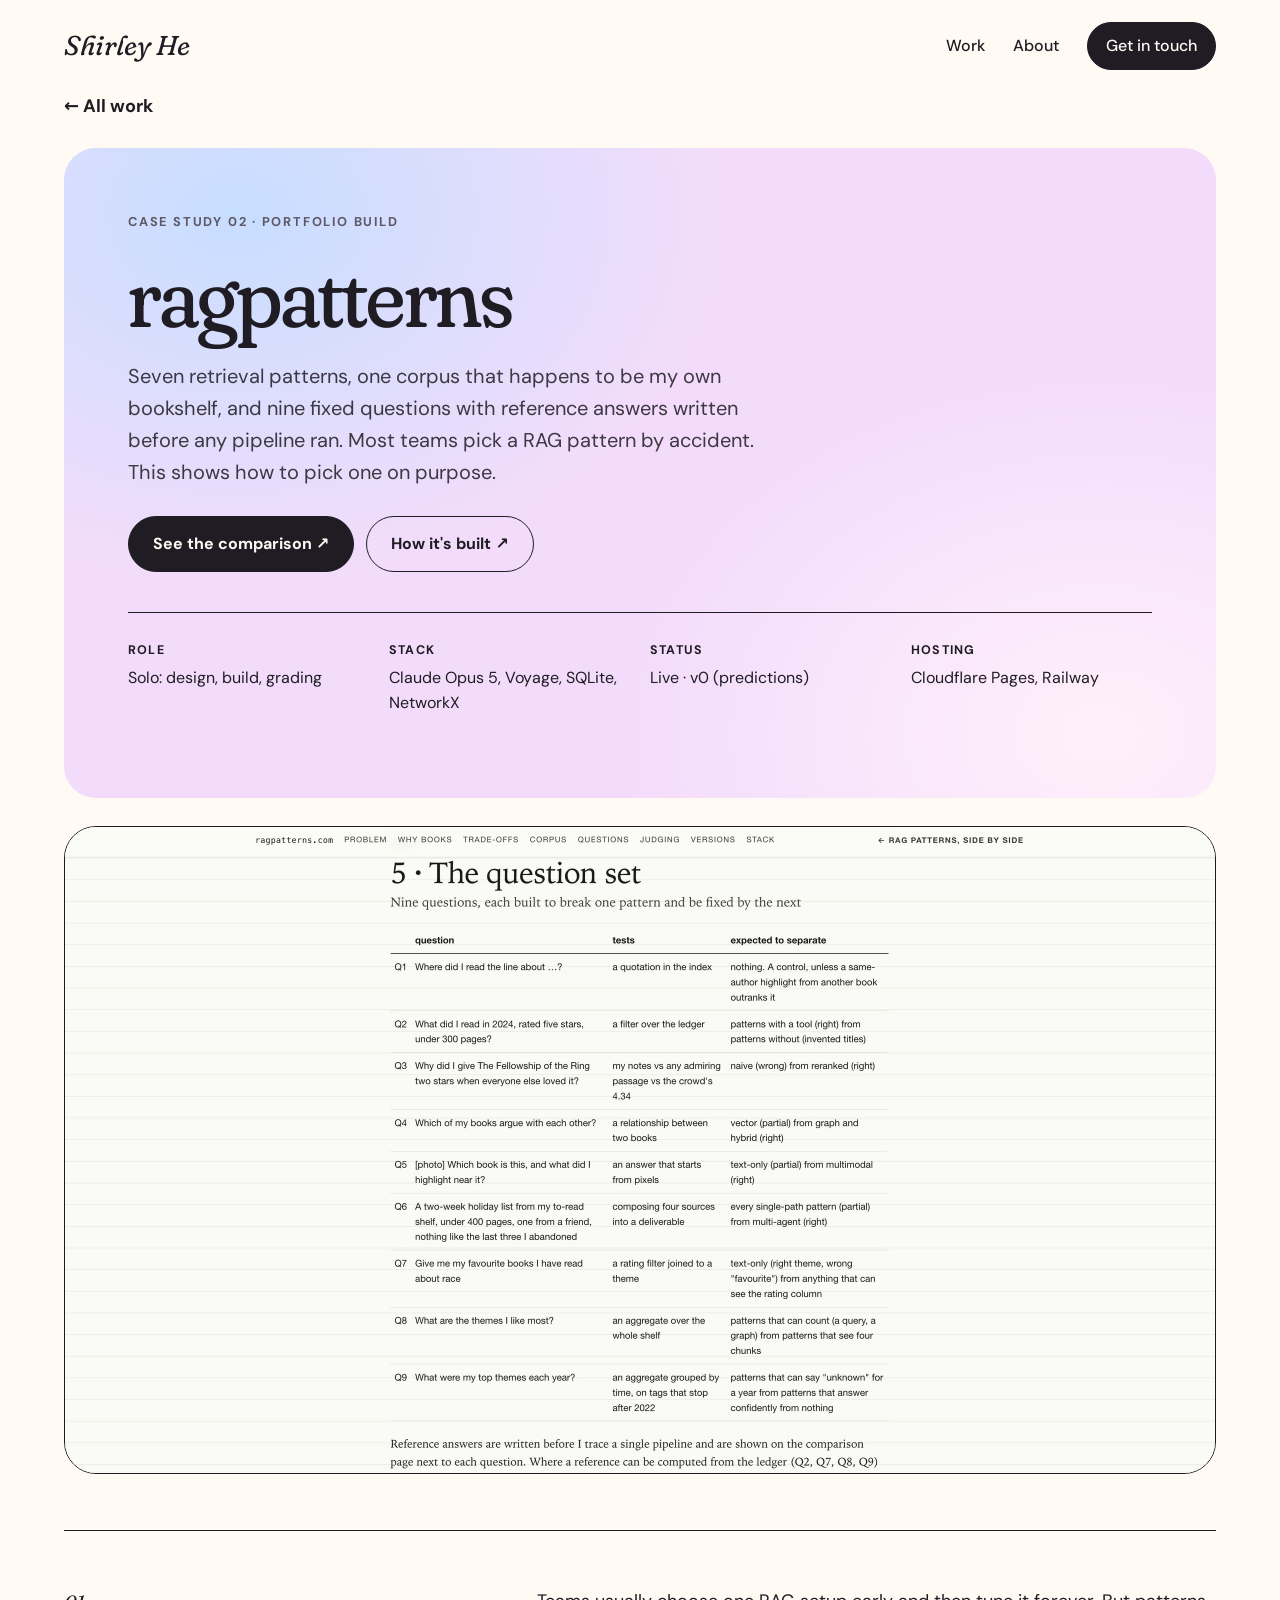
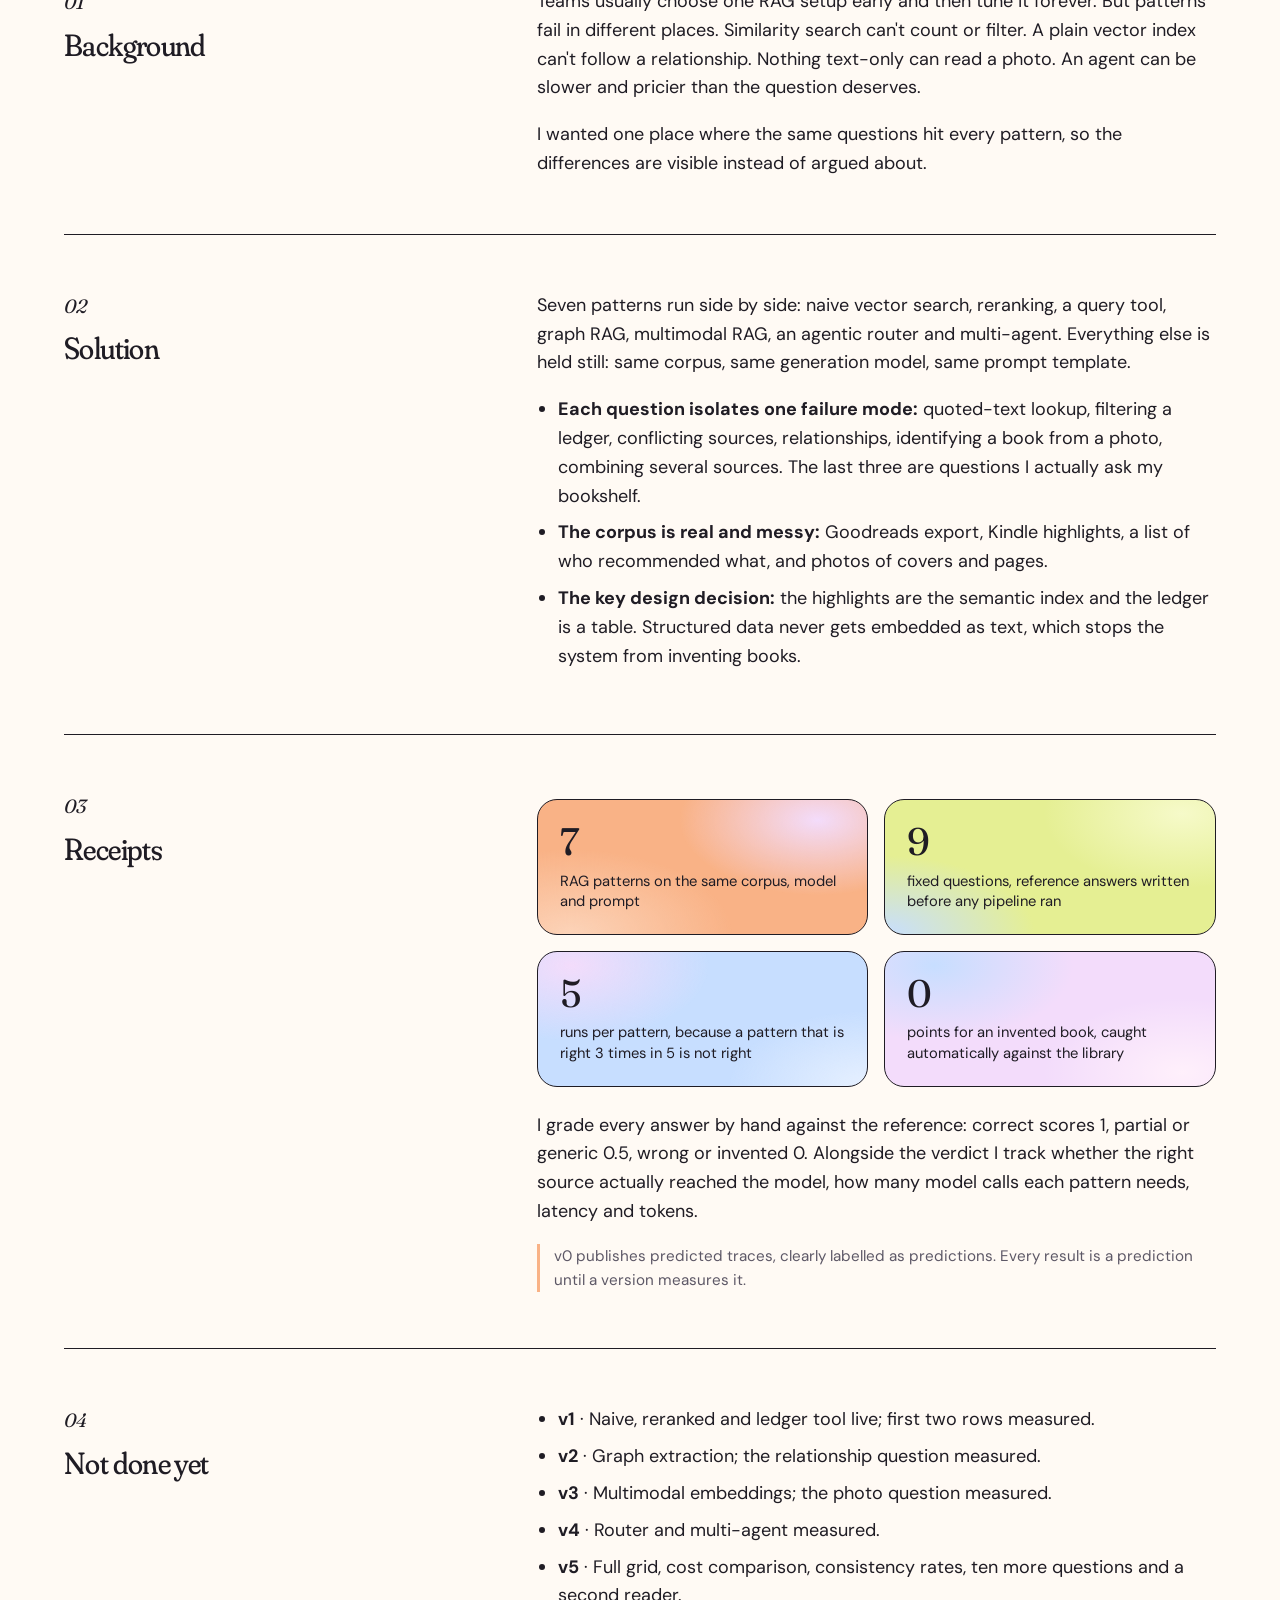
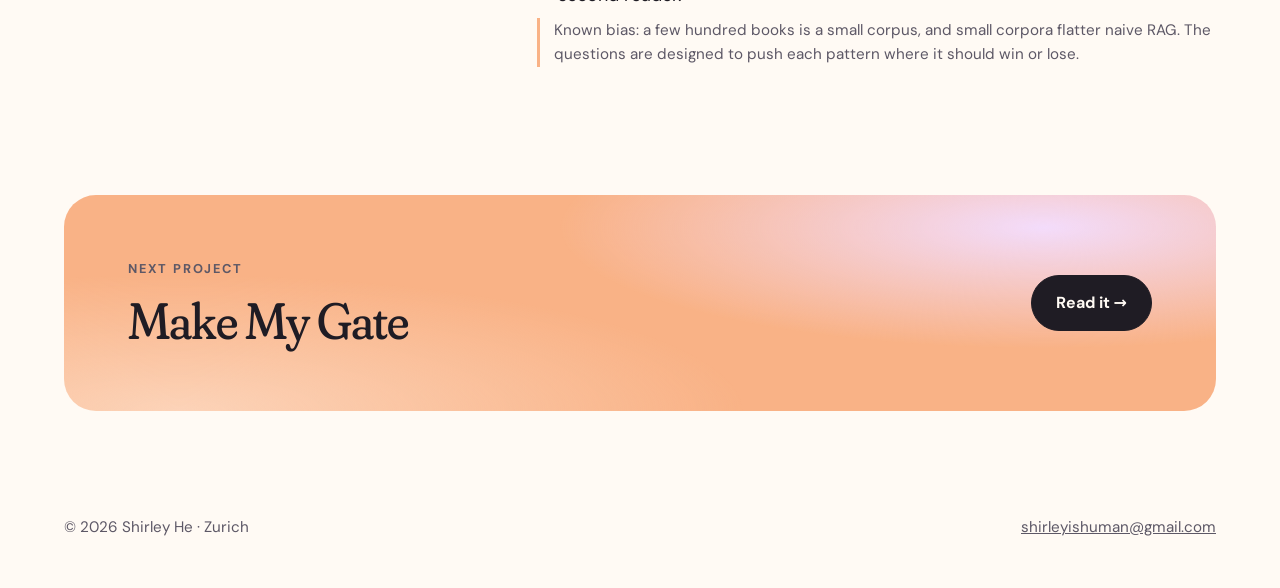
<file: work/ragpatterns/index.html>
<!DOCTYPE html>
<html lang="en">
<head>
  <meta charset="utf-8">
  <meta name="viewport" content="width=device-width, initial-scale=1">
  <title>ragpatterns · Shirley He</title>
  <meta name="description" content="Seven RAG patterns, one bookshelf, nine fixed questions.">
  <link rel="icon" href="../../assets/favicon.svg" type="image/svg+xml">
  <link rel="stylesheet" href="../../css/style.css">
</head>
<body>

<!-- Numbers and quotes below come from ragpatterns.com/how-its-built -->

<header class="wrap nav">
  <a class="logo" href="../../">Shirley He</a>
  <nav class="nav-links">
    <a href="../../#work">Work</a>
    <a href="../../#about">About</a>
    <a class="btn btn-dark btn-small" href="../../#contact">Get in touch</a>
  </nav>
</header>

<main>

<!-- ---------- HEADER BLOCK ---------- -->
<section class="wrap">
  <a class="back" href="../../#work">← All work</a>

  <div class="block grad-lilac cs-hero">
    <p class="eyebrow">Case study 02 · Portfolio build</p>
    <h1>ragpatterns</h1>
    <p class="lead">Seven retrieval patterns, one corpus that happens to be my own bookshelf, and nine fixed questions with reference answers written before any pipeline ran. Most teams pick a RAG pattern by accident. This shows how to pick one on purpose.</p>

    <div class="cs-actions">
      <a class="btn btn-dark" href="https://ragpatterns.com">See the comparison ↗</a>
      <a class="btn btn-light" href="https://ragpatterns.com/how-its-built">How it's built ↗</a>
    </div>

    <dl class="meta">
      <div><dt>Role</dt><dd>Solo: design, build, grading</dd></div>
      <div><dt>Stack</dt><dd>Claude Opus 5, Voyage, SQLite, NetworkX</dd></div>
      <div><dt>Status</dt><dd>Live · v0 (predictions)</dd></div>
      <div><dt>Hosting</dt><dd>Cloudflare Pages, Railway</dd></div>
    </dl>
  </div>

  <div class="cs-image"><img src="../../images/ragpatterns-detail.jpg" alt="The question set: nine questions, the test each one runs, and what it is expected to separate"></div>
</section>


<section class="wrap steps">

<!-- ---------- 01 BACKGROUND ---------- -->
  <div class="step">
    <div>
      <span class="step-num">01</span>
      <h3>Background</h3>
    </div>
    <div class="step-body">
      <p>Teams usually choose one RAG setup early and then tune it forever. But patterns fail in different places. Similarity search can't count or filter. A plain vector index can't follow a relationship. Nothing text-only can read a photo. An agent can be slower and pricier than the question deserves.</p>
      <p>I wanted one place where the same questions hit every pattern, so the differences are visible instead of argued about.</p>
    </div>
  </div>

<!-- ---------- 02 SOLUTION ---------- -->
  <div class="step">
    <div>
      <span class="step-num">02</span>
      <h3>Solution</h3>
    </div>
    <div class="step-body">
      <p>Seven patterns run side by side: naive vector search, reranking, a query tool, graph RAG, multimodal RAG, an agentic router and multi-agent. Everything else is held still: same corpus, same generation model, same prompt template.</p>
      <ul>
        <li><strong>Each question isolates one failure mode:</strong> quoted-text lookup, filtering a ledger, conflicting sources, relationships, identifying a book from a photo, combining several sources. The last three are questions I actually ask my bookshelf.</li>
        <li><strong>The corpus is real and messy:</strong> Goodreads export, Kindle highlights, a list of who recommended what, and photos of covers and pages.</li>
        <li><strong>The key design decision:</strong> the highlights are the semantic index and the ledger is a table. Structured data never gets embedded as text, which stops the system from inventing books.</li>
      </ul>
    </div>
  </div>

<!-- ---------- 03 RECEIPTS ---------- -->
  <div class="step">
    <div>
      <span class="step-num">03</span>
      <h3>Receipts</h3>
    </div>
    <div class="step-body">
      <div class="stats">
        <div class="stat grad-peach"><strong>7</strong><span>RAG patterns on the same corpus, model and prompt</span></div>
        <div class="stat grad-lime"><strong>9</strong><span>fixed questions, reference answers written before any pipeline ran</span></div>
        <div class="stat grad-blue"><strong>5</strong><span>runs per pattern, because a pattern that is right 3 times in 5 is not right</span></div>
        <div class="stat grad-lilac"><strong>0</strong><span>points for an invented book, caught automatically against the library</span></div>
      </div>
      <p>I grade every answer by hand against the reference: correct scores 1, partial or generic 0.5, wrong or invented 0. Alongside the verdict I track whether the right source actually reached the model, how many model calls each pattern needs, latency and tokens.</p>
      <p class="note">v0 publishes predicted traces, clearly labelled as predictions. Every result is a prediction until a version measures it.</p>
    </div>
  </div>

<!-- ---------- 04 NOT DONE YET ---------- -->
  <div class="step">
    <div>
      <span class="step-num">04</span>
      <h3>Not done yet</h3>
    </div>
    <div class="step-body">
      <ul>
        <li><strong>v1</strong> · Naive, reranked and ledger tool live; first two rows measured.</li>
        <li><strong>v2</strong> · Graph extraction; the relationship question measured.</li>
        <li><strong>v3</strong> · Multimodal embeddings; the photo question measured.</li>
        <li><strong>v4</strong> · Router and multi-agent measured.</li>
        <li><strong>v5</strong> · Full grid, cost comparison, consistency rates, ten more questions and a second reader.</li>
      </ul>
      <p class="note">Known bias: a few hundred books is a small corpus, and small corpora flatter naive RAG. The questions are designed to push each pattern where it should win or lose.</p>
    </div>
  </div>
</section>


<!-- ---------- NEXT PROJECT ---------- -->
<section class="wrap section">
  <a class="block grad-peach next" href="../make-my-gate/">
    <div>
      <p class="eyebrow">Next project</p>
      <h2>Make My Gate</h2>
    </div>
    <span class="btn btn-dark">Read it →</span>
  </a>
</section>

</main>

<footer class="wrap footer">
  <span>© 2026 Shirley He · Zurich</span>
  <a href="mailto:shirleyishuman@gmail.com">shirleyishuman@gmail.com</a>
</footer>

</body>
</html>
</file>
<file: css/style.css>
/* =========================================================
   Shirley He portfolio  |  stylesheet
   ---------------------------------------------------------
   You mostly only need section 1 (colours + fonts).
   Everything else is layout. Search for a class name from
   the HTML to find its styling.
   ========================================================= */


/* ---------- 1. BRAND SETTINGS (edit these) ---------- */
:root {
  /* Brand colours from the Canva template */
  --peach: #f9b286;
  --lime:  #e5ef93;
  --lilac: #f3dcfb;
  --blue:  #c7deff;

  /* Text + background */
  --ink:    #1f1c24;   /* main text */
  --muted:  #5d5866;   /* secondary text */
  --paper:  #fffaf4;   /* page background */
  --line:   #1f1c2422; /* thin borders */

  /* Fonts. To use a different heading font, change --font-display.
     If you get a web licence for "The Youngest", put the file in
     /fonts, add an @font-face below, and list it first here. */
  --font-display: "Fraunces", Georgia, "Times New Roman", serif;
  --font-body: "DM Sans", system-ui, -apple-system, "Segoe UI", sans-serif;

  --radius-lg: 32px;
  --radius-md: 20px;
  --max: 1200px;
}


/* ---------- 2. FONTS (self-hosted, no Google calls) ---------- */
@font-face {
  font-family: "Fraunces";
  src: url("../fonts/fraunces-latin-full-normal.woff2") format("woff2");
  font-weight: 100 900; font-style: normal; font-display: swap;
}
@font-face {
  font-family: "Fraunces";
  src: url("../fonts/fraunces-latin-full-italic.woff2") format("woff2");
  font-weight: 100 900; font-style: italic; font-display: swap;
}
@font-face {
  font-family: "DM Sans";
  src: url("../fonts/dm-sans-latin-400-normal.woff2") format("woff2");
  font-weight: 400; font-display: swap;
}
@font-face {
  font-family: "DM Sans";
  src: url("../fonts/dm-sans-latin-500-normal.woff2") format("woff2");
  font-weight: 500; font-display: swap;
}
@font-face {
  font-family: "DM Sans";
  src: url("../fonts/dm-sans-latin-700-normal.woff2") format("woff2");
  font-weight: 700; font-display: swap;
}


/* ---------- 3. BASICS ---------- */
*, *::before, *::after { box-sizing: border-box; }

html { scroll-behavior: smooth; }

body {
  margin: 0;
  background: var(--paper);
  color: var(--ink);
  font-family: var(--font-body);
  font-size: 18px;
  line-height: 1.6;
  -webkit-font-smoothing: antialiased;
}

img { max-width: 100%; display: block; }

a { color: inherit; }

h1, h2, h3 {
  font-family: var(--font-display);
  font-weight: 420;
  font-variation-settings: "SOFT" 100, "WONK" 1, "opsz" 144;
  line-height: 1.02;
  letter-spacing: -0.02em;
  margin: 0;
}

h1 { font-size: clamp(2.8rem, 7vw, 6rem); }
h2 { font-size: clamp(2.2rem, 5vw, 4rem); }
h3 { font-size: clamp(1.5rem, 2.4vw, 2rem); }

em { font-style: italic; }

p { margin: 0 0 1em; }

.wrap {
  max-width: var(--max);
  margin: 0 auto;
  padding-inline: 24px;
}

.section { padding-block: 72px; }

.eyebrow {
  font-size: 0.8rem;
  font-weight: 700;
  letter-spacing: 0.14em;
  text-transform: uppercase;
  color: var(--muted);
  margin-bottom: 16px;
}

.lead { font-size: 1.25rem; color: var(--muted); max-width: 40ch; }


/* ---------- 4. GRADIENT BLOCKS (the Canva look) ---------- */
/* Add one of these classes to any block to colour it. */
.grad-peach {
  background:
    radial-gradient(60% 80% at 85% 15%, var(--lilac) 0%, transparent 70%),
    radial-gradient(70% 90% at 10% 100%, #fcd3b8 0%, transparent 70%),
    var(--peach);
}
.grad-lilac {
  background:
    radial-gradient(60% 80% at 15% 10%, var(--blue) 0%, transparent 70%),
    radial-gradient(60% 80% at 90% 90%, #fff0fb 0%, transparent 70%),
    var(--lilac);
}
.grad-lime {
  background:
    radial-gradient(60% 80% at 90% 10%, #f6fac9 0%, transparent 70%),
    radial-gradient(70% 90% at 0% 100%, var(--blue) 0%, transparent 65%),
    var(--lime);
}
.grad-blue {
  background:
    radial-gradient(60% 80% at 10% 10%, var(--lilac) 0%, transparent 70%),
    radial-gradient(60% 80% at 100% 100%, #e6f0ff 0%, transparent 70%),
    var(--blue);
}
.grad-sunset {
  background:
    radial-gradient(55% 75% at 100% 0%, var(--lilac) 0%, transparent 70%),
    radial-gradient(50% 70% at 0% 100%, var(--lime) 0%, transparent 70%),
    radial-gradient(60% 80% at 50% 50%, #fbc6a4 0%, transparent 80%),
    var(--peach);
}

.block {
  border-radius: var(--radius-lg);
  padding: clamp(28px, 5vw, 64px);
}


/* ---------- 5. NAV ---------- */
.nav {
  display: flex;
  align-items: center;
  justify-content: space-between;
  gap: 16px;
  padding-block: 22px;
}
.logo {
  font-family: var(--font-display);
  font-style: italic;
  font-size: 1.7rem;
  text-decoration: none;
  font-variation-settings: "SOFT" 100, "WONK" 1;
}
.nav-links { display: flex; gap: 28px; align-items: center; }
.nav-links a { text-decoration: none; font-weight: 500; font-size: 1rem; }
.nav-links a:hover { text-decoration: underline; text-underline-offset: 4px; }


/* ---------- 6. BUTTONS + CHIPS ---------- */
.btn {
  display: inline-flex;
  align-items: center;
  gap: 8px;
  padding: 14px 24px;
  border-radius: 999px;
  font-weight: 700;
  font-size: 1rem;
  text-decoration: none;
  border: 1.5px solid var(--ink);
  transition: transform .15s ease;
}
.btn:hover { transform: translateY(-2px); }
.btn-dark { background: var(--ink); color: var(--paper); }
.btn-light { background: transparent; }
.btn-small { padding: 10px 18px; font-size: 0.95rem; }

.chips { display: flex; flex-wrap: wrap; gap: 10px; padding: 0; margin: 0; list-style: none; }
.chip {
  padding: 8px 16px;
  border-radius: 999px;
  background: #ffffffb3;
  border: 1px solid var(--line);
  font-size: 0.9rem;
  font-weight: 500;
}


/* ---------- 7. HERO ---------- */
.hero {
  display: grid;
  grid-template-columns: 1.35fr 1fr;
  gap: 48px;
  align-items: center;
  position: relative;
  overflow: hidden;
}
.hero h1 { margin-bottom: 28px; }
.hero h1 em { color: #7a3f86; }
.hero .lead { color: var(--ink); opacity: .85; margin-bottom: 32px; }
.hero-actions { display: flex; gap: 12px; flex-wrap: wrap; }

.portrait {
  position: relative;
  aspect-ratio: 4 / 5;
  max-width: 100%;
  border-radius: 999px 999px var(--radius-lg) var(--radius-lg); /* arch shape */
  overflow: hidden;
  background: var(--lime);
  border: 1.5px solid var(--ink);
}
.portrait img { width: 100%; height: 100%; object-fit: cover; object-position: center top; }

.sticker {
  position: absolute;
  bottom: 28px;
  left: -18px;
  background: var(--paper);
  border: 1.5px solid var(--ink);
  border-radius: 999px;
  padding: 10px 18px;
  font-family: var(--font-display);
  font-style: italic;
  font-size: 1.15rem;
  transform: rotate(-6deg);
  white-space: nowrap;
}
.portrait-wrap { position: relative; }

.facts { margin-top: 28px; }
/* The chips need ~840px for one row and the hero text column caps at ~560px,
   so they live as their own full-width hero row instead of inside that column. */
.hero .facts { grid-column: 1 / -1; margin-top: 8px; }


/* ---------- 8. SECTION HEADINGS ---------- */
.section-head {
  display: flex;
  justify-content: space-between;
  align-items: end;
  gap: 24px;
  margin-bottom: 40px;
  flex-wrap: wrap;
}
.section-head p { color: var(--muted); max-width: 36ch; margin: 0; }


/* ---------- 9. PROJECT CARDS ---------- */
.cards {
  display: grid;
  grid-template-columns: repeat(2, 1fr);
  gap: 28px;
}
.card {
  display: flex;
  flex-direction: column;
  text-decoration: none;
  border-radius: var(--radius-lg);
  border: 1.5px solid var(--ink);
  background: #fff;
  overflow: hidden;
  transition: transform .2s ease, box-shadow .2s ease;
}
.card:hover { transform: translateY(-4px); box-shadow: 6px 8px 0 var(--ink); }
.card-wide { grid-column: 1 / -1; }
.card-image.card-pair {
  aspect-ratio: 4 / 1;
  display: grid;
  grid-template-columns: 1fr 1fr;
  /* minmax(0,1fr) stops the row's auto minimum from overriding aspect-ratio */
  grid-auto-rows: minmax(0, 1fr);
}
.card-pair img { width: 100%; height: 100%; object-fit: cover; }
.card-pair img:first-child { border-right: 1.5px solid var(--ink); }
.card-image {
  /* Lower the second number to make project cards shorter. */
  aspect-ratio: 2 / 1;
  max-width: 100%;
  border-bottom: 1.5px solid var(--ink);
  display: block;
  overflow: hidden;
}
.card-image img { width: 100%; height: 100%; object-fit: cover; display: block; }
.card-body { padding: 22px 24px 26px; display: flex; flex-direction: column; gap: 10px; flex: 1; }
.card-top { display: flex; justify-content: space-between; align-items: center; gap: 12px; }
.card-num { font-family: var(--font-display); font-style: italic; font-size: 1.3rem; }
.card h3 { font-size: clamp(1.35rem, 1.9vw, 1.7rem); }
.card-body p { color: var(--muted); margin: 0; font-size: 0.95rem; line-height: 1.45; }
.card-link { margin-top: auto; padding-top: 6px; font-weight: 700; font-size: 0.95rem; }
.tag {
  font-size: 0.78rem;
  font-weight: 700;
  letter-spacing: 0.06em;
  text-transform: uppercase;
  padding: 5px 12px;
  border-radius: 999px;
  border: 1px solid var(--ink);
}
.tag-live { background: var(--lime); }
.tag-building { background: var(--peach); }
.tag-enterprise { background: var(--blue); }


/* ---------- 10. HOW I WORK (three columns) ---------- */
/* Kept on purpose: the How I work section is out of index.html for now.
   Restore the block and these styles still apply. */
.three {
  display: grid;
  grid-template-columns: repeat(3, 1fr);
  gap: 20px;
}
.pillar {
  border-radius: var(--radius-md);
  padding: 32px;
  border: 1.5px solid var(--ink);
}
.pillar h3 { margin-bottom: 12px; }
.pillar p { margin: 0; }
.pillar-num { font-family: var(--font-display); font-style: italic; font-size: 1.1rem; margin-bottom: 36px; display: block; }


/* ---------- 11. ABOUT ---------- */
.about {
  display: grid;
  grid-template-columns: 1fr 1.4fr;
  gap: 48px;
}
.about-text p:first-of-type {
  font-family: var(--font-display);
  font-size: clamp(1.4rem, 2.4vw, 1.9rem);
  line-height: 1.3;
  font-variation-settings: "SOFT" 100, "opsz" 72;
}


/* ---------- 12. SIDE PROJECT STRIP ---------- */
.strip {
  display: flex;
  justify-content: space-between;
  align-items: center;
  gap: 24px;
  flex-wrap: wrap;
  border: 1.5px solid var(--ink);
  border-radius: var(--radius-lg);
  padding: 28px 36px;
}
.strip > div { flex: 1 1 420px; }
.strip h3 { font-size: 1.6rem; }
.strip p { margin: 6px 0 0; color: var(--muted); }
.strip-image {
  flex: 0 1 380px;
  width: 380px;
  max-width: 100%;
  aspect-ratio: 3 / 2;
  object-fit: cover;
  border-radius: var(--radius-md);
  border: 1.5px solid var(--ink);
  display: block;
}


/* ---------- 13. CONTACT ---------- */
.contact { text-align: center; }
.contact h2 { max-width: 16ch; margin: 0 auto 20px; }
.contact .lead { margin: 0 auto 32px; }
.contact .email {
  font-family: var(--font-display);
  font-size: clamp(1.4rem, 3.5vw, 2.4rem);
  font-style: italic;
  text-underline-offset: 6px;
  word-break: break-word;
}
.socials { display: flex; justify-content: center; gap: 12px; margin-top: 32px; flex-wrap: wrap; }


/* ---------- 14. FOOTER ---------- */
.footer {
  display: flex;
  justify-content: space-between;
  gap: 16px;
  flex-wrap: wrap;
  padding-block: 32px 48px;
  color: var(--muted);
  font-size: 0.95rem;
}


/* ---------- 15. CASE STUDY PAGES ---------- */
.back { font-weight: 700; text-decoration: none; display: inline-block; margin-bottom: 28px; }

.cs-hero h1 { margin-bottom: 20px; }
.cs-hero .lead { color: var(--ink); opacity: .85; max-width: 46ch; }

.meta {
  display: grid;
  grid-template-columns: repeat(4, 1fr);
  gap: 20px;
  margin-top: 40px;
  padding-top: 28px;
  border-top: 1.5px solid var(--ink);
}
.meta dt { font-size: 0.78rem; font-weight: 700; letter-spacing: 0.1em; text-transform: uppercase; margin-bottom: 4px; }
.meta dd { margin: 0; font-size: 1rem; }
.meta a { font-weight: 700; }

.cs-image {
  margin-top: 28px;
  border-radius: var(--radius-lg);
  border: 1.5px solid var(--ink);
  overflow: hidden;
  aspect-ratio: 16 / 9;
  max-width: 100%;
}
.cs-image img { width: 100%; height: 100%; object-fit: cover; }

/* "01 Background / 02 Solution" rows */
.steps { margin-top: 56px; }
.step {
  display: grid;
  grid-template-columns: 1fr 1.6fr;
  gap: 48px;
  padding-block: 56px;
  border-top: 1.5px solid var(--ink);
}
.step-num {
  font-family: var(--font-display);
  font-style: italic;
  font-size: 1.2rem;
  display: block;
  margin-bottom: 12px;
}
.step-body p:last-child { margin-bottom: 0; }
.step-body ul { padding-left: 1.2em; margin: 0; }
.step-body li { margin-bottom: 8px; }

.stats {
  display: grid;
  grid-template-columns: repeat(2, 1fr);
  gap: 16px;
  margin: 8px 0 24px;
}
.stat {
  border-radius: var(--radius-md);
  padding: 22px;
  border: 1.5px solid var(--ink);
}
.stat strong {
  display: block;
  font-family: var(--font-display);
  font-weight: 420;
  font-size: 2.4rem;
  line-height: 1;
  margin-bottom: 10px;
}
.stat span { font-size: 0.92rem; line-height: 1.4; display: block; }

.note {
  font-size: 0.95rem;
  color: var(--muted);
  border-left: 3px solid var(--peach);
  padding-left: 14px;
}

/* buttons under the case-study intro */
.cs-actions { display: flex; gap: 12px; flex-wrap: wrap; margin-top: 28px; }

/* stat cards that hold a short phrase instead of a number */
.stat-text strong { font-size: 1.45rem; line-height: 1.15; }

/* small grey caption under a stat grid or table */
.caption { font-size: 0.92rem; color: var(--muted); }

.next {
  display: flex;
  justify-content: space-between;
  align-items: center;
  gap: 24px;
  flex-wrap: wrap;
  text-decoration: none;
}
.next h2 { font-size: clamp(2rem, 4vw, 3.2rem); }


/* ---------- 12b. SPEAKING ---------- */
.events { margin-top: 8px; }
.event {
  display: grid;
  /* Second number sizes the photos. Lower it to shrink them. */
  grid-template-columns: 1fr 1.2fr;
  gap: 48px;
  padding-block: 56px;
  border-top: 1.5px solid var(--ink);
}
.event-info h3 { margin: 0 0 8px; font-size: 1.8rem; }
.event-info p { margin: 0 0 14px; color: var(--muted); }
.event-info p:last-child { margin-bottom: 0; }
.event-meta {
  font-size: 0.78rem;
  font-weight: 700;
  letter-spacing: 0.1em;
  text-transform: uppercase;
  color: var(--ink) !important;
  margin-bottom: 10px !important;
}
.event-venue { font-weight: 500; color: var(--ink) !important; }
.event-shots {
  display: grid;
  grid-template-columns: repeat(2, 1fr);
  gap: 20px;
  align-content: start;
}
.event-shots img {
  width: 100%;
  aspect-ratio: 4 / 3;
  object-fit: cover;
  border-radius: var(--radius-md);
  border: 1.5px solid var(--ink);
  display: block;
}
.event:has(.event-info:only-child) { grid-template-columns: 1fr; }
.talks-label { margin-top: 56px; }
.also { margin-top: 24px; color: var(--muted); max-width: 60ch; }
.also strong { color: var(--ink); }

/* ---------- 16. MOBILE ---------- */
@media (max-width: 900px) {
  .hero, .about, .step { grid-template-columns: 1fr; gap: 28px; }
  .portrait-wrap { max-width: 300px; }
  .cards, .three { grid-template-columns: 1fr; }
  /* 1/1 on the pair keeps each stacked image at 2:1, same crop as desktop */
  .card-image.card-pair { grid-template-columns: 1fr; aspect-ratio: 1 / 1; }
  .card-pair img:first-child { border-right: 0; border-bottom: 1.5px solid var(--ink); }
  .event { grid-template-columns: 1fr; gap: 28px; padding-block: 40px; }
  .event-shots { max-width: 620px; }
  .meta { grid-template-columns: repeat(2, 1fr); }
  .section { padding-block: 48px; }
  .step { padding-block: 40px; }
}
@media (max-width: 560px) {
  body { font-size: 17px; }
  .nav-links a:not(.btn) { display: none; }
  .sticker { left: 12px; }
  .strip { padding: 24px; }
  .stats, .event-shots { grid-template-columns: 1fr; }
}
</file>
